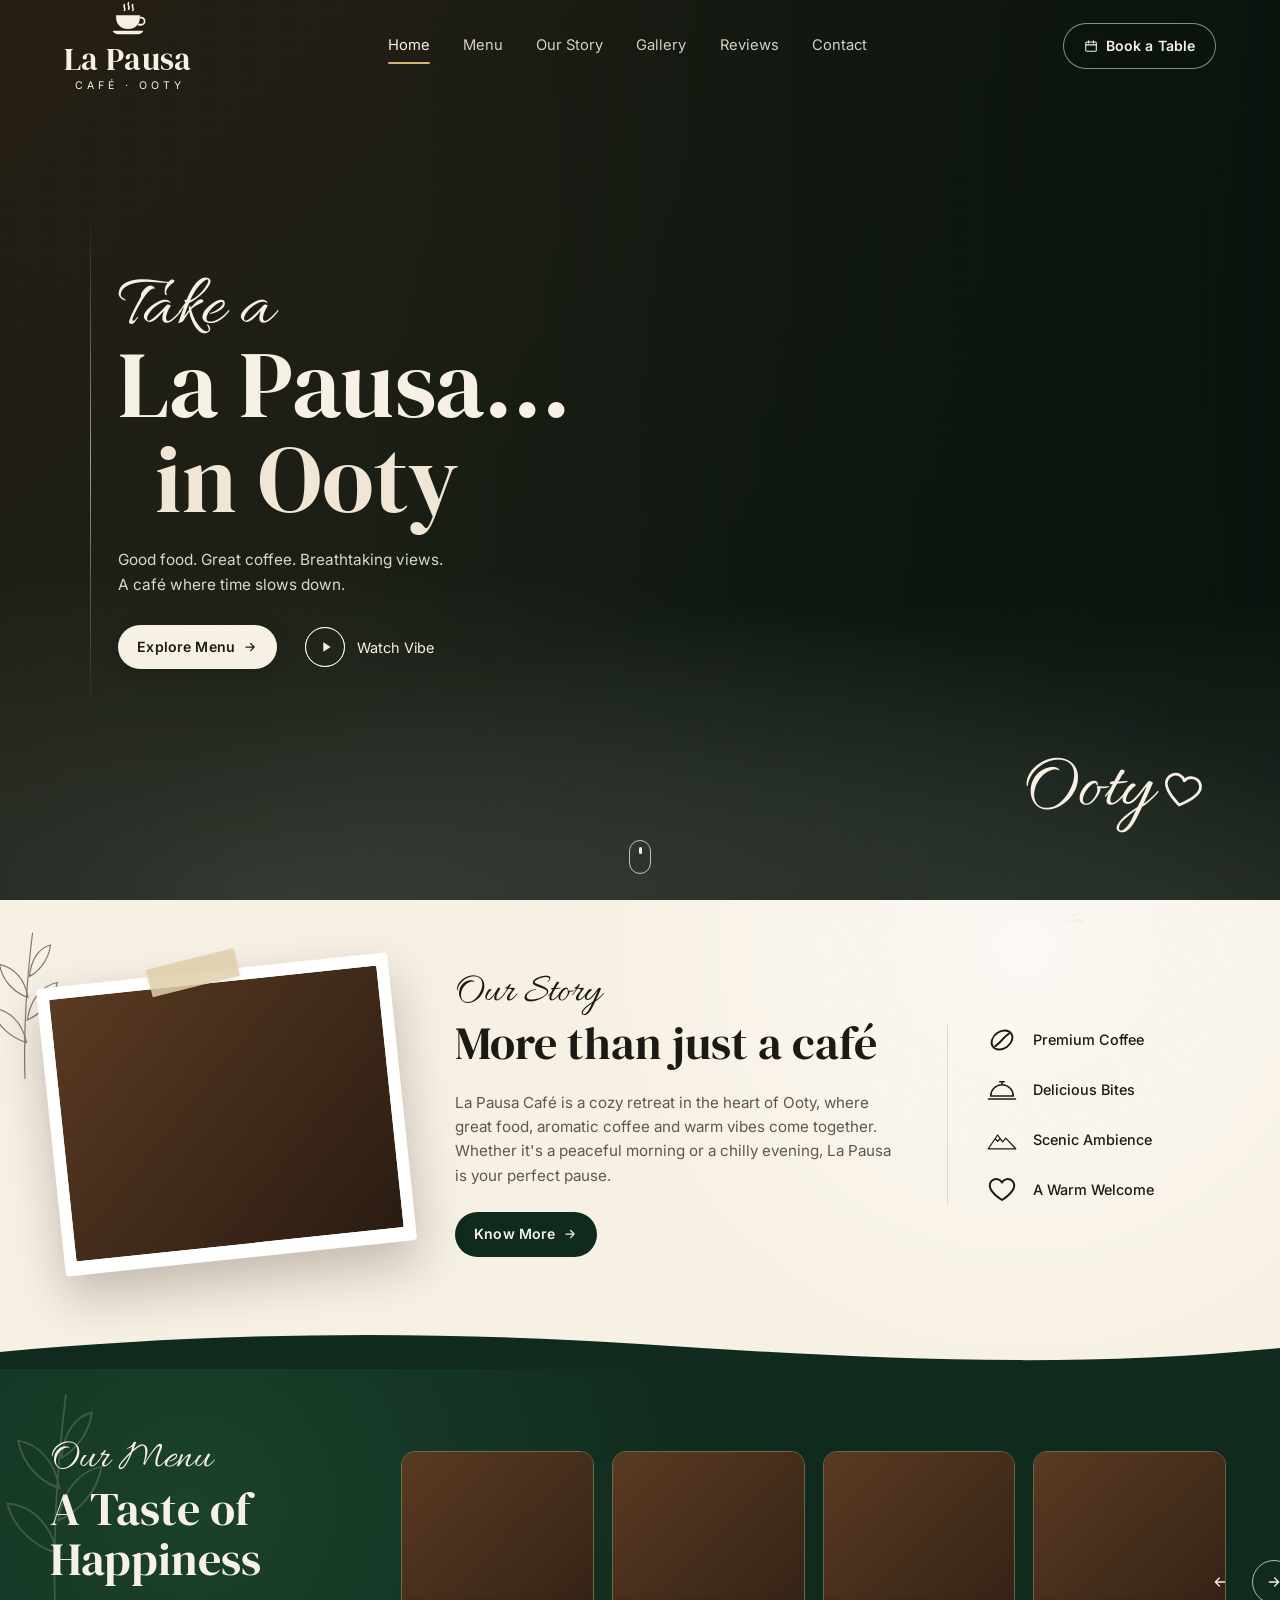
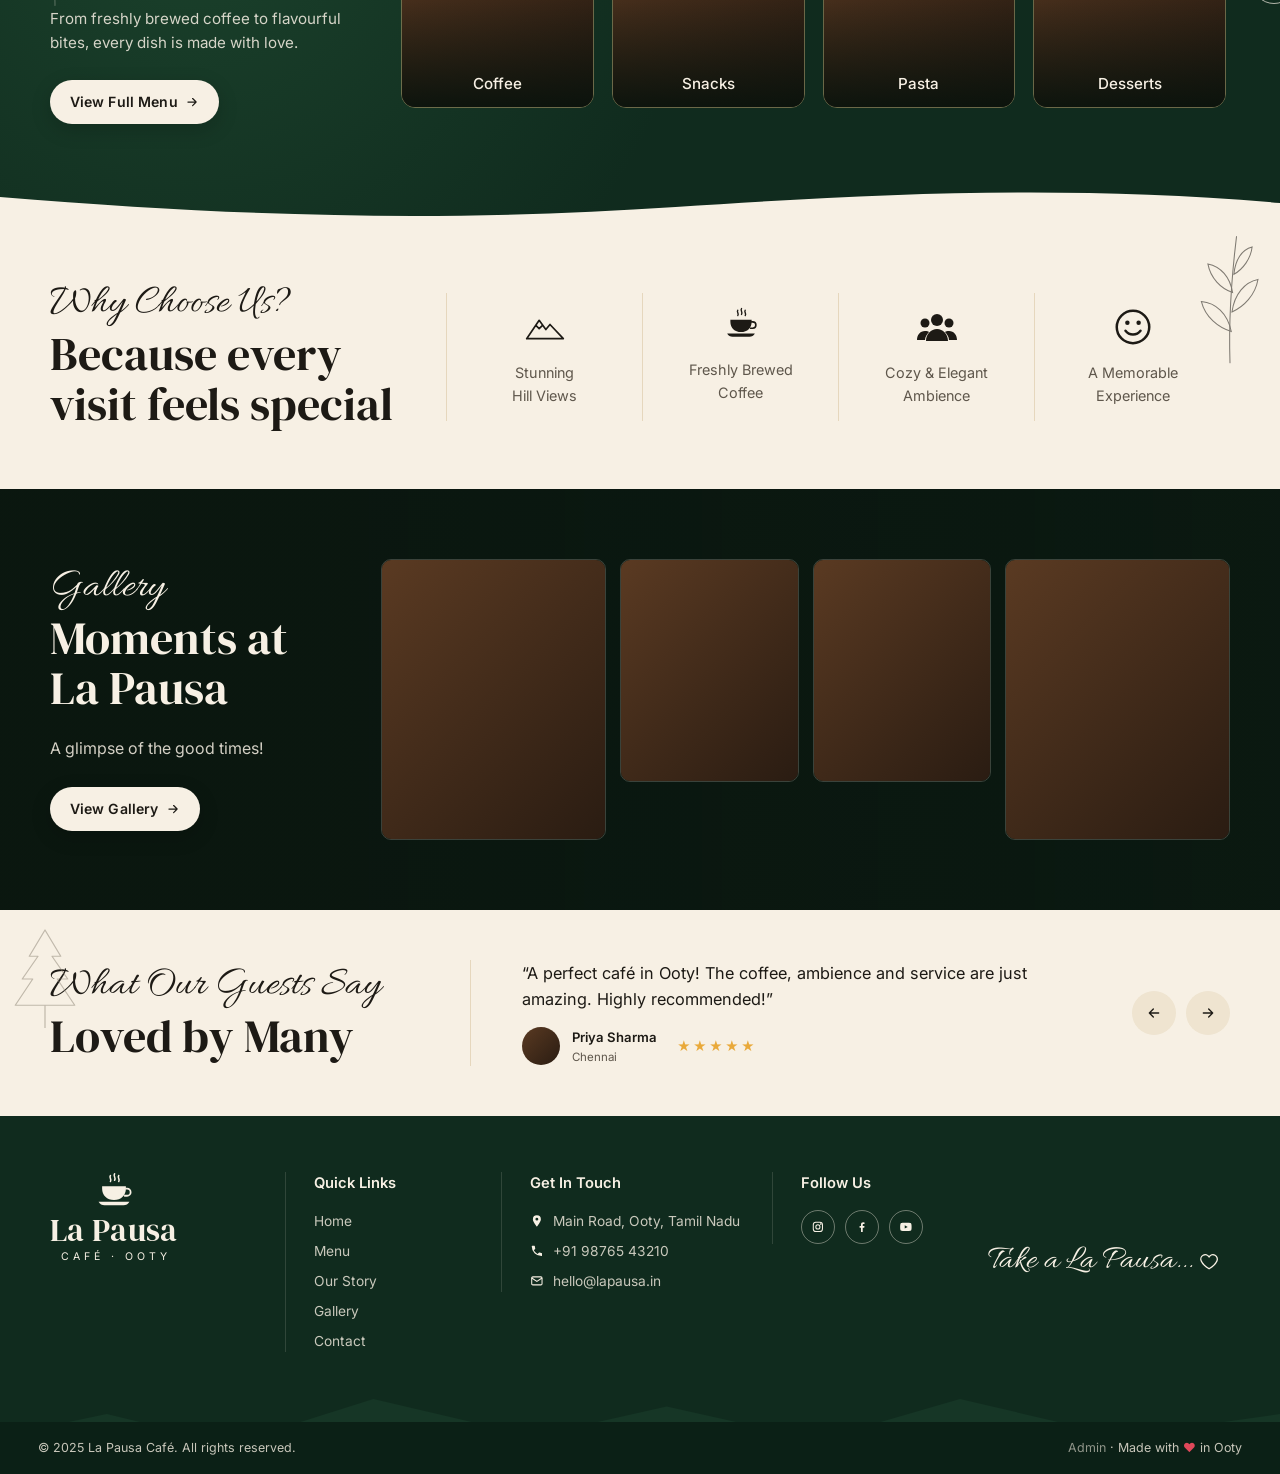
<file: index.html>
<!DOCTYPE html>
<html lang="en">
<head>
  <meta charset="UTF-8" />
  <meta name="viewport" content="width=device-width, initial-scale=1.0" />
  <title>La Pausa Café · Ooty</title>
  <meta name="description" content="La Pausa Café — good food, great coffee and breathtaking views in the heart of Ooty." />
  <link rel="preconnect" href="https://fonts.googleapis.com" />
  <link rel="preconnect" href="https://fonts.gstatic.com" crossorigin />
  <link href="https://fonts.googleapis.com/css2?family=Allura&family=DM+Serif+Display:ital@0;1&family=Inter:wght@300;400;500;600;700&display=swap" rel="stylesheet" />
  <link rel="stylesheet" href="css/style.css" />
</head>
<body>

  <!-- SVG sprite -->
  <svg width="0" height="0" style="position:absolute" aria-hidden="true">
    <defs>
      <symbol id="i-cup" viewBox="0 0 64 64">
        <g fill="none" stroke="currentColor" stroke-width="2.6" stroke-linecap="round" stroke-linejoin="round">
          <path class="steam s1" d="M26 6c-3 4 3 6 0 10" />
          <path class="steam s2" d="M33 3c-3 4 3 6 0 11" />
          <path class="steam s3" d="M40 6c-3 4 3 6 0 10" />
        </g>
        <path fill="currentColor" d="M12 24h40v4c0 11-8 19-20 19S12 39 12 28z" />
        <path fill="none" stroke="currentColor" stroke-width="3" d="M51 28h3a6 6 0 0 1 0 12h-5" />
        <path fill="currentColor" d="M6 50h52c-2 4-6 6-10 6H16c-4 0-8-2-10-6z" />
      </symbol>
      <symbol id="i-arrow" viewBox="0 0 24 24"><path fill="none" stroke="currentColor" stroke-width="2" stroke-linecap="round" stroke-linejoin="round" d="M5 12h14M13 6l6 6-6 6" /></symbol>
      <symbol id="i-arrow-l" viewBox="0 0 24 24"><path fill="none" stroke="currentColor" stroke-width="2" stroke-linecap="round" stroke-linejoin="round" d="M19 12H5M11 6l-6 6 6 6" /></symbol>
      <symbol id="i-heart" viewBox="0 0 24 24"><path fill="none" stroke="currentColor" stroke-width="1.6" stroke-linejoin="round" d="M12 20s-7-4.4-9.2-9A5 5 0 0 1 12 6a5 5 0 0 1 9.2 5c-2.2 4.6-9.2 9-9.2 9z" /></symbol>
      <symbol id="i-mountain" viewBox="0 0 48 32"><path fill="none" stroke="currentColor" stroke-width="2" stroke-linejoin="round" d="M2 30 17 8l8 11 5-6 16 17zM13 14l4 4 4-4" /></symbol>
      <symbol id="i-bean" viewBox="0 0 32 32"><g fill="none" stroke="currentColor" stroke-width="2"><ellipse cx="16" cy="16" rx="12" ry="9" transform="rotate(-35 16 16)" /><path d="M8 23c6-3 10-11 16-14" /></g></symbol>
      <symbol id="i-cloche" viewBox="0 0 40 32"><g fill="none" stroke="currentColor" stroke-width="2" stroke-linecap="round"><path d="M5 24a15 15 0 0 1 30 0zM2 28h36M20 9V6M17 5h6" /></g></symbol>
      <symbol id="i-calendar" viewBox="0 0 24 24"><g fill="none" stroke="currentColor" stroke-width="1.8" stroke-linecap="round"><rect x="3" y="5" width="18" height="16" rx="2" /><path d="M3 10h18M8 3v4M16 3v4" /></g></symbol>
      <symbol id="i-play" viewBox="0 0 24 24"><path fill="currentColor" d="M8 5v14l11-7z" /></symbol>
      <symbol id="i-people" viewBox="0 0 40 32"><g fill="currentColor"><circle cx="20" cy="9" r="6" /><circle cx="8" cy="12" r="4.5" /><circle cx="32" cy="12" r="4.5" /><path d="M9 30c0-7 5-12 11-12s11 5 11 12zM0 29c0-5 3-9 8-9 2 0 3 .4 4 1-2 2-4 5-4 8zM40 29c0-5-3-9-8-9-2 0-3 .4-4 1 2 2 4 5 4 8z" /></g></symbol>
      <symbol id="i-smile" viewBox="0 0 32 32"><g fill="none" stroke="currentColor" stroke-width="2" stroke-linecap="round"><circle cx="16" cy="16" r="13" /><path d="M10 19c3 4 9 4 12 0" /><circle cx="11.5" cy="12.5" r=".8" fill="currentColor" /><circle cx="20.5" cy="12.5" r=".8" fill="currentColor" /></g></symbol>
      <symbol id="i-pin" viewBox="0 0 24 24"><path fill="currentColor" d="M12 2a7 7 0 0 0-7 7c0 5 7 13 7 13s7-8 7-13a7 7 0 0 0-7-7zm0 9.5A2.5 2.5 0 1 1 12 6.5a2.5 2.5 0 0 1 0 5z" /></symbol>
      <symbol id="i-phone" viewBox="0 0 24 24"><path fill="currentColor" d="M6.6 10.8a15.1 15.1 0 0 0 6.6 6.6l2.2-2.2a1 1 0 0 1 1-.25 11.4 11.4 0 0 0 3.6.6 1 1 0 0 1 1 1V20a1 1 0 0 1-1 1A17 17 0 0 1 3 4a1 1 0 0 1 1-1h3.5a1 1 0 0 1 1 1c0 1.25.2 2.45.6 3.6a1 1 0 0 1-.25 1z" /></symbol>
      <symbol id="i-mail" viewBox="0 0 24 24"><g fill="none" stroke="currentColor" stroke-width="1.8"><rect x="3" y="5" width="18" height="14" rx="2" /><path d="m3 7 9 6 9-6" /></g></symbol>
      <symbol id="i-insta" viewBox="0 0 24 24"><g fill="none" stroke="currentColor" stroke-width="1.8"><rect x="4" y="4" width="16" height="16" rx="4.5" /><circle cx="12" cy="12" r="3.6" /><circle cx="17" cy="7" r=".6" fill="currentColor" /></g></symbol>
      <symbol id="i-fb" viewBox="0 0 24 24"><path fill="currentColor" d="M13.5 21v-7.5h2.6l.4-3h-3V8.6c0-.9.3-1.5 1.5-1.5h1.6V4.4A21 21 0 0 0 14.3 4C12 4 10.5 5.4 10.5 8v2.5H8v3h2.5V21z" /></symbol>
      <symbol id="i-yt" viewBox="0 0 24 24"><path fill="currentColor" d="M21.6 7.2a2.5 2.5 0 0 0-1.8-1.8C18.2 5 12 5 12 5s-6.2 0-7.8.4A2.5 2.5 0 0 0 2.4 7.2 26 26 0 0 0 2 12a26 26 0 0 0 .4 4.8 2.5 2.5 0 0 0 1.8 1.8C5.8 19 12 19 12 19s6.2 0 7.8-.4a2.5 2.5 0 0 0 1.8-1.8A26 26 0 0 0 22 12a26 26 0 0 0-.4-4.8zM10 15V9l5.2 3z" /></symbol>
      <symbol id="i-star" viewBox="0 0 24 24"><path fill="currentColor" d="m12 2.8 2.8 5.8 6.3.9-4.6 4.4 1.1 6.3L12 17.3 6.4 20.2l1.1-6.3L2.9 9.5l6.3-.9z" /></symbol>
      <symbol id="i-close" viewBox="0 0 24 24"><path fill="none" stroke="currentColor" stroke-width="2" stroke-linecap="round" d="M6 6l12 12M18 6 6 18" /></symbol>
      <symbol id="i-leaf" viewBox="0 0 120 200"><g fill="none" stroke="currentColor" stroke-width="1.6" stroke-linecap="round"><path d="M60 198C58 140 62 70 70 4" /><path d="M62 150c-20-6-40-22-46-46 22 2 40 18 46 46zM63 120c18-8 36-26 40-50-20 4-36 22-40 50zM64 90C46 84 30 68 26 46c20 4 34 20 38 44zM66 62c14-8 26-24 28-42-16 4-26 20-28 42z" /></g></symbol>
    </defs>
  </svg>

  <!-- ============ HEADER ============ -->
  <header class="nav" id="nav">
    <a href="#home" class="logo" aria-label="La Pausa Café Ooty – home">
      <svg class="logo-cup"><use href="#i-cup" /></svg>
      <span class="logo-name">La Pausa</span>
      <span class="logo-sub">Café · Ooty</span>
    </a>

    <nav class="nav-links" id="navLinks" aria-label="Main">
      <a href="#home" class="active">Home</a>
      <a href="#menu">Menu</a>
      <a href="#story">Our Story</a>
      <a href="#gallery">Gallery</a>
      <a href="#reviews">Reviews</a>
      <a href="#contact">Contact</a>
      <button class="btn btn-ghost nav-book-mobile" data-open-booking>
        <svg><use href="#i-calendar" /></svg> Book a Table
      </button>
    </nav>

    <button class="btn btn-ghost nav-book" data-open-booking>
      <svg><use href="#i-calendar" /></svg> Book a Table
    </button>

    <button class="burger" id="burger" aria-label="Open menu" aria-expanded="false" aria-controls="navLinks">
      <span></span><span></span><span></span>
    </button>
  </header>

  <main>
    <!-- ============ HERO ============ -->
    <section class="hero" id="home">
      <div class="hero-bg" aria-hidden="true"></div>
      <div class="hero-mist" aria-hidden="true"></div>
      <div class="hero-content">
        <span class="hero-line" aria-hidden="true"></span>
        <p class="script hero-pre reveal-hero" style="--d:.2s">Take a</p>
        <h1 class="hero-title">
          <span class="reveal-hero" style="--d:.4s">La Pausa...</span>
          <span class="reveal-hero indent" style="--d:.6s">in Ooty</span>
        </h1>
        <p class="hero-text reveal-hero" style="--d:.85s">Good food. Great coffee. Breathtaking views.<br />A café where time slows down.</p>
        <div class="hero-actions reveal-hero" style="--d:1.05s">
          <a href="#menu" class="btn btn-cream">Explore Menu <svg><use href="#i-arrow" /></svg></a>
          <button class="play" id="watchVibe"><span class="play-ring"><svg><use href="#i-play" /></svg></span> Watch Vibe</button>
        </div>
      </div>
      <p class="script hero-sign reveal-hero" style="--d:1.3s">Ooty <svg><use href="#i-heart" /></svg></p>
      <a href="#story" class="scroll-mouse" aria-label="Scroll down"><span></span></a>
    </section>

    <!-- ============ STORY ============ -->
    <section class="story" id="story">
      <svg class="leaf leaf-l" aria-hidden="true"><use href="#i-leaf" /></svg>
      <div class="container story-grid">
        <div class="polaroid reveal" data-anim="tilt">
          <span class="tape"></span>
          <div class="polaroid-img img" style="--img:url('https://images.unsplash.com/photo-1534778101976-62847782c213?auto=format&fit=crop&w=800&q=80')"></div>
        </div>

        <div class="story-text reveal" style="--d:.15s">
          <p class="script eyebrow">Our Story</p>
          <h2 class="h2">More than just a café</h2>
          <p>La Pausa Café is a cozy retreat in the heart of Ooty, where great food, aromatic coffee and warm vibes come together. Whether it's a peaceful morning or a chilly evening, La Pausa is your perfect pause.</p>
          <a href="#why" class="btn btn-dark">Know More <svg><use href="#i-arrow" /></svg></a>
        </div>

        <ul class="story-feats">
          <li class="reveal" style="--d:.25s"><svg><use href="#i-bean" /></svg> Premium Coffee</li>
          <li class="reveal" style="--d:.35s"><svg><use href="#i-cloche" /></svg> Delicious Bites</li>
          <li class="reveal" style="--d:.45s"><svg><use href="#i-mountain" /></svg> Scenic Ambience</li>
          <li class="reveal" style="--d:.55s"><svg><use href="#i-heart" /></svg> A Warm Welcome</li>
        </ul>
      </div>

      <!-- line-art hills -->
      <svg class="sketch" viewBox="0 0 420 240" aria-hidden="true">
        <g fill="none" stroke="currentColor" stroke-width="1.2" stroke-linecap="round" stroke-linejoin="round">
          <path class="draw" d="M0 150 60 95l30 22 55-70 40 40 35-30 50 45 40-60 60 70 50-20" />
          <path class="draw" d="M0 185c60-20 120-30 200-18s150 10 220-8" />
          <path class="draw" d="M250 72l-8 14m8-14 9 14m-1-6 6 10M310 60l-12 22m12-22 12 22" />
          <path class="draw" d="M300 170v-30h60v30M290 142l40-24 40 24M322 170v-16h16v16M306 150h10v8h-10zM344 150h10v8h-10z" />
          <path class="draw" d="M385 175v-28m0 0-10 14m10-14 10 14m-10-4-14 18m14-18 14 18M262 178v-24m0 0-8 12m8-12 8 12m-8-4-11 15m11-15 11 15" />
          <path class="draw" d="M200 205c40-6 90-4 140 4M60 215c40-8 80-8 120 0" />
        </g>
      </svg>
      <div class="wave wave-bottom-dark"></div>
    </section>

    <!-- ============ MENU ============ -->
    <section class="menu" id="menu">
      <svg class="leaf leaf-menu" aria-hidden="true"><use href="#i-leaf" /></svg>
      <div class="container menu-grid">
        <div class="menu-intro reveal">
          <p class="script eyebrow light">Our Menu</p>
          <h2 class="h2 light">A Taste of Happiness</h2>
          <p>From freshly brewed coffee to flavourful bites, every dish is made with love.</p>
          <a href="#" class="btn btn-cream" data-open-menu>View Full Menu <svg><use href="#i-arrow" /></svg></a>
        </div>

        <div class="carousel reveal" style="--d:.15s">
          <div class="carousel-track" id="menuTrack">
            <article class="dish" data-cat="coffee">
              <div class="img" style="--img:url('https://images.unsplash.com/photo-1572442388796-11668a67e53d?auto=format&fit=crop&w=600&q=80')"></div>
              <h3>Coffee</h3><span class="dish-price">from ₹120</span>
            </article>
            <article class="dish" data-cat="snacks">
              <div class="img" style="--img:url('https://images.unsplash.com/photo-1568901346375-23c9450c58cd?auto=format&fit=crop&w=600&q=80')"></div>
              <h3>Snacks</h3><span class="dish-price">from ₹150</span>
            </article>
            <article class="dish" data-cat="pasta">
              <div class="img" style="--img:url('https://images.unsplash.com/photo-1621996346565-e3dbc646d9a9?auto=format&fit=crop&w=600&q=80')"></div>
              <h3>Pasta</h3><span class="dish-price">from ₹280</span>
            </article>
            <article class="dish" data-cat="desserts">
              <div class="img" style="--img:url('https://images.unsplash.com/photo-1578985545062-69928b1d9587?auto=format&fit=crop&w=600&q=80')"></div>
              <h3>Desserts</h3><span class="dish-price">from ₹180</span>
            </article>
            <article class="dish" data-cat="tea">
              <div class="img" style="--img:url('https://images.unsplash.com/photo-1544787219-7f47ccb76574?auto=format&fit=crop&w=600&q=80')"></div>
              <h3>Nilgiri Tea</h3><span class="dish-price">from ₹90</span>
            </article>
            <article class="dish" data-cat="breakfast">
              <div class="img" style="--img:url('https://images.unsplash.com/photo-1533089860892-a7c6f0a88666?auto=format&fit=crop&w=600&q=80')"></div>
              <h3>Breakfast</h3><span class="dish-price">from ₹220</span>
            </article>
          </div>
          <div class="carousel-nav">
            <button class="circle-btn" id="menuPrev" aria-label="Previous"><svg><use href="#i-arrow-l" /></svg></button>
            <button class="circle-btn" id="menuNext" aria-label="Next"><svg><use href="#i-arrow" /></svg></button>
          </div>
        </div>
      </div>
      <div class="wave wave-bottom-cream"></div>
    </section>

    <!-- ============ WHY ============ -->
    <section class="why" id="why">
      <div class="container why-grid">
        <div class="why-title reveal">
          <p class="script eyebrow">Why Choose Us?</p>
          <h2 class="h2">Because every visit feels special</h2>
        </div>
        <ul class="why-list">
          <li class="reveal" style="--d:.1s"><svg><use href="#i-mountain" /></svg><span>Stunning<br />Hill Views</span></li>
          <li class="reveal" style="--d:.2s"><svg class="cup-ico"><use href="#i-cup" /></svg><span>Freshly Brewed<br />Coffee</span></li>
          <li class="reveal" style="--d:.3s"><svg><use href="#i-people" /></svg><span>Cozy &amp; Elegant<br />Ambience</span></li>
          <li class="reveal" style="--d:.4s"><svg><use href="#i-smile" /></svg><span>A Memorable<br />Experience</span></li>
        </ul>
      </div>
      <svg class="leaf leaf-r" aria-hidden="true"><use href="#i-leaf" /></svg>
    </section>

    <!-- ============ GALLERY ============ -->
    <section class="gallery" id="gallery">
      <div class="container gallery-grid">
        <div class="gallery-intro reveal">
          <p class="script eyebrow light">Gallery</p>
          <h2 class="h2 light">Moments at La&nbsp;Pausa</h2>
          <p>A glimpse of the good times!</p>
          <a href="#" class="btn btn-cream" data-open-gallery>View Gallery <svg><use href="#i-arrow" /></svg></a>
        </div>
        <div class="gallery-photos">
          <button class="g-item reveal" style="--d:.05s" data-full="https://images.unsplash.com/photo-1554118811-1e0d58224f24?auto=format&fit=crop&w=1600&q=80"><span class="img" style="--img:url('https://images.unsplash.com/photo-1554118811-1e0d58224f24?auto=format&fit=crop&w=600&q=80')"></span></button>
          <button class="g-item reveal" style="--d:.15s" data-full="https://images.unsplash.com/photo-1606313564200-e75d5e30476c?auto=format&fit=crop&w=1600&q=80"><span class="img" style="--img:url('https://images.unsplash.com/photo-1606313564200-e75d5e30476c?auto=format&fit=crop&w=600&q=80')"></span></button>
          <button class="g-item reveal" style="--d:.25s" data-full="https://images.unsplash.com/photo-1559339352-11d035aa65de?auto=format&fit=crop&w=1600&q=80"><span class="img" style="--img:url('https://images.unsplash.com/photo-1559339352-11d035aa65de?auto=format&fit=crop&w=600&q=80')"></span></button>
          <button class="g-item reveal" style="--d:.35s" data-full="https://images.unsplash.com/photo-1501339847302-ac426a4a7cbb?auto=format&fit=crop&w=1600&q=80"><span class="img" style="--img:url('https://images.unsplash.com/photo-1501339847302-ac426a4a7cbb?auto=format&fit=crop&w=600&q=80')"></span></button>
        </div>
      </div>
    </section>

    <!-- ============ REVIEWS ============ -->
    <section class="reviews" id="reviews">
      <svg class="pine" viewBox="0 0 80 120" aria-hidden="true"><g fill="none" stroke="currentColor" stroke-width="1.4" stroke-linejoin="round"><path d="M40 4 22 34h10L14 60h12L6 90h68L54 60h12L48 34h10zM40 90v26" /></g></svg>
      <div class="container reviews-grid">
        <div class="reviews-title reveal">
          <p class="script eyebrow">What Our Guests Say</p>
          <h2 class="h2">Loved by Many</h2>
        </div>
        <div class="quote-wrap reveal" style="--d:.15s">
          <div class="quotes" id="quotes" aria-live="polite">
            <figure class="quote active">
              <blockquote>“A perfect café in Ooty! The coffee, ambience and service are just amazing. Highly recommended!”</blockquote>
              <figcaption><span class="avatar img" style="--img:url('https://images.unsplash.com/photo-1494790108377-be9c29b29330?auto=format&fit=crop&w=120&q=80')"></span><span class="who">Priya Sharma<small>Chennai</small></span><span class="stars">★★★★★</span></figcaption>
            </figure>
            <figure class="quote">
              <blockquote>“We came for the view and stayed for the cappuccino. The chocolate cake is a must on a misty evening.”</blockquote>
              <figcaption><span class="avatar initials">AR</span><span class="who">Arjun Rao<small>Bengaluru</small></span><span class="stars">★★★★★</span></figcaption>
            </figure>
            <figure class="quote">
              <blockquote>“Warm staff, fresh pasta and the cosiest corner seats in town. Our new favourite stop every trip.”</blockquote>
              <figcaption><span class="avatar initials">NM</span><span class="who">Neha &amp; Matt<small>Kochi</small></span><span class="stars">★★★★☆</span></figcaption>
            </figure>
          </div>
          <div class="quote-nav">
            <button class="circle-btn soft" id="qPrev" aria-label="Previous review"><svg><use href="#i-arrow-l" /></svg></button>
            <button class="circle-btn soft" id="qNext" aria-label="Next review"><svg><use href="#i-arrow" /></svg></button>
          </div>
        </div>
      </div>
    </section>
  </main>

  <!-- ============ FOOTER ============ -->
  <footer class="footer" id="contact">
    <div class="container footer-grid">
      <a href="#home" class="logo footer-logo reveal">
        <svg class="logo-cup"><use href="#i-cup" /></svg>
        <span class="logo-name">La Pausa</span>
        <span class="logo-sub">Café · Ooty</span>
      </a>
      <div class="f-col reveal" style="--d:.1s">
        <h4>Quick Links</h4>
        <a href="#home">Home</a><a href="#menu">Menu</a><a href="#story">Our Story</a><a href="#gallery">Gallery</a><a href="#contact">Contact</a>
      </div>
      <div class="f-col reveal" style="--d:.2s">
        <h4>Get In Touch</h4>
        <p><svg><use href="#i-pin" /></svg> Main Road, Ooty, Tamil Nadu</p>
        <p><svg><use href="#i-phone" /></svg> <a href="tel:+919876543210">+91 98765 43210</a></p>
        <p><svg><use href="#i-mail" /></svg> <a href="mailto:hello@lapausa.in">hello@lapausa.in</a></p>
      </div>
      <div class="f-col reveal" style="--d:.3s">
        <h4>Follow Us</h4>
        <div class="socials">
          <a href="#" aria-label="Instagram"><svg><use href="#i-insta" /></svg></a>
          <a href="#" aria-label="Facebook"><svg><use href="#i-fb" /></svg></a>
          <a href="#" aria-label="YouTube"><svg><use href="#i-yt" /></svg></a>
        </div>
      </div>
      <p class="script footer-sign reveal" style="--d:.4s">Take a La Pausa... <svg><use href="#i-heart" /></svg></p>
    </div>
    <div class="footer-bar">
      <span>© 2025 La Pausa Café. All rights reserved.</span>
      <span><a href="admin.html" class="admin-link">Admin</a> · Made with <span class="beat">❤</span> in Ooty</span>
    </div>
  </footer>

  <!-- ============ BOOKING MODAL ============ -->
  <div class="modal" id="booking" role="dialog" aria-modal="true" aria-labelledby="bookingTitle" hidden>
    <div class="modal-backdrop" data-close></div>
    <div class="modal-card">
      <button class="modal-x" data-close aria-label="Close"><svg><use href="#i-close" /></svg></button>
      <p class="script eyebrow">Reserve</p>
      <h3 class="h3" id="bookingTitle">Book a Table</h3>
      <form id="bookingForm" class="form">
        <label>Name<input name="name" required placeholder="Your name" /></label>
        <label>Phone<input name="phone" type="tel" required placeholder="+91" /></label>
        <div class="row">
          <label>Date<input name="date" type="date" required /></label>
          <label>Time<input name="time" type="time" required value="19:00" /></label>
        </div>
        <label>Guests
          <select name="guests"><option>1</option><option selected>2</option><option>3</option><option>4</option><option>5</option><option>6+</option></select>
        </label>
        <button type="submit" class="btn btn-dark full">Confirm Booking <svg><use href="#i-arrow" /></svg></button>
      </form>
    </div>
  </div>

  <!-- ============ LIGHTBOX ============ -->
  <div class="lightbox" id="lightbox" hidden>
    <button class="modal-x light" data-close aria-label="Close"><svg><use href="#i-close" /></svg></button>
    <img alt="La Pausa gallery photo" id="lightboxImg" />
  </div>

  <div class="toast" id="toast" role="status"></div>

  <script src="js/main.js"></script>
</body>
</html>
</file>
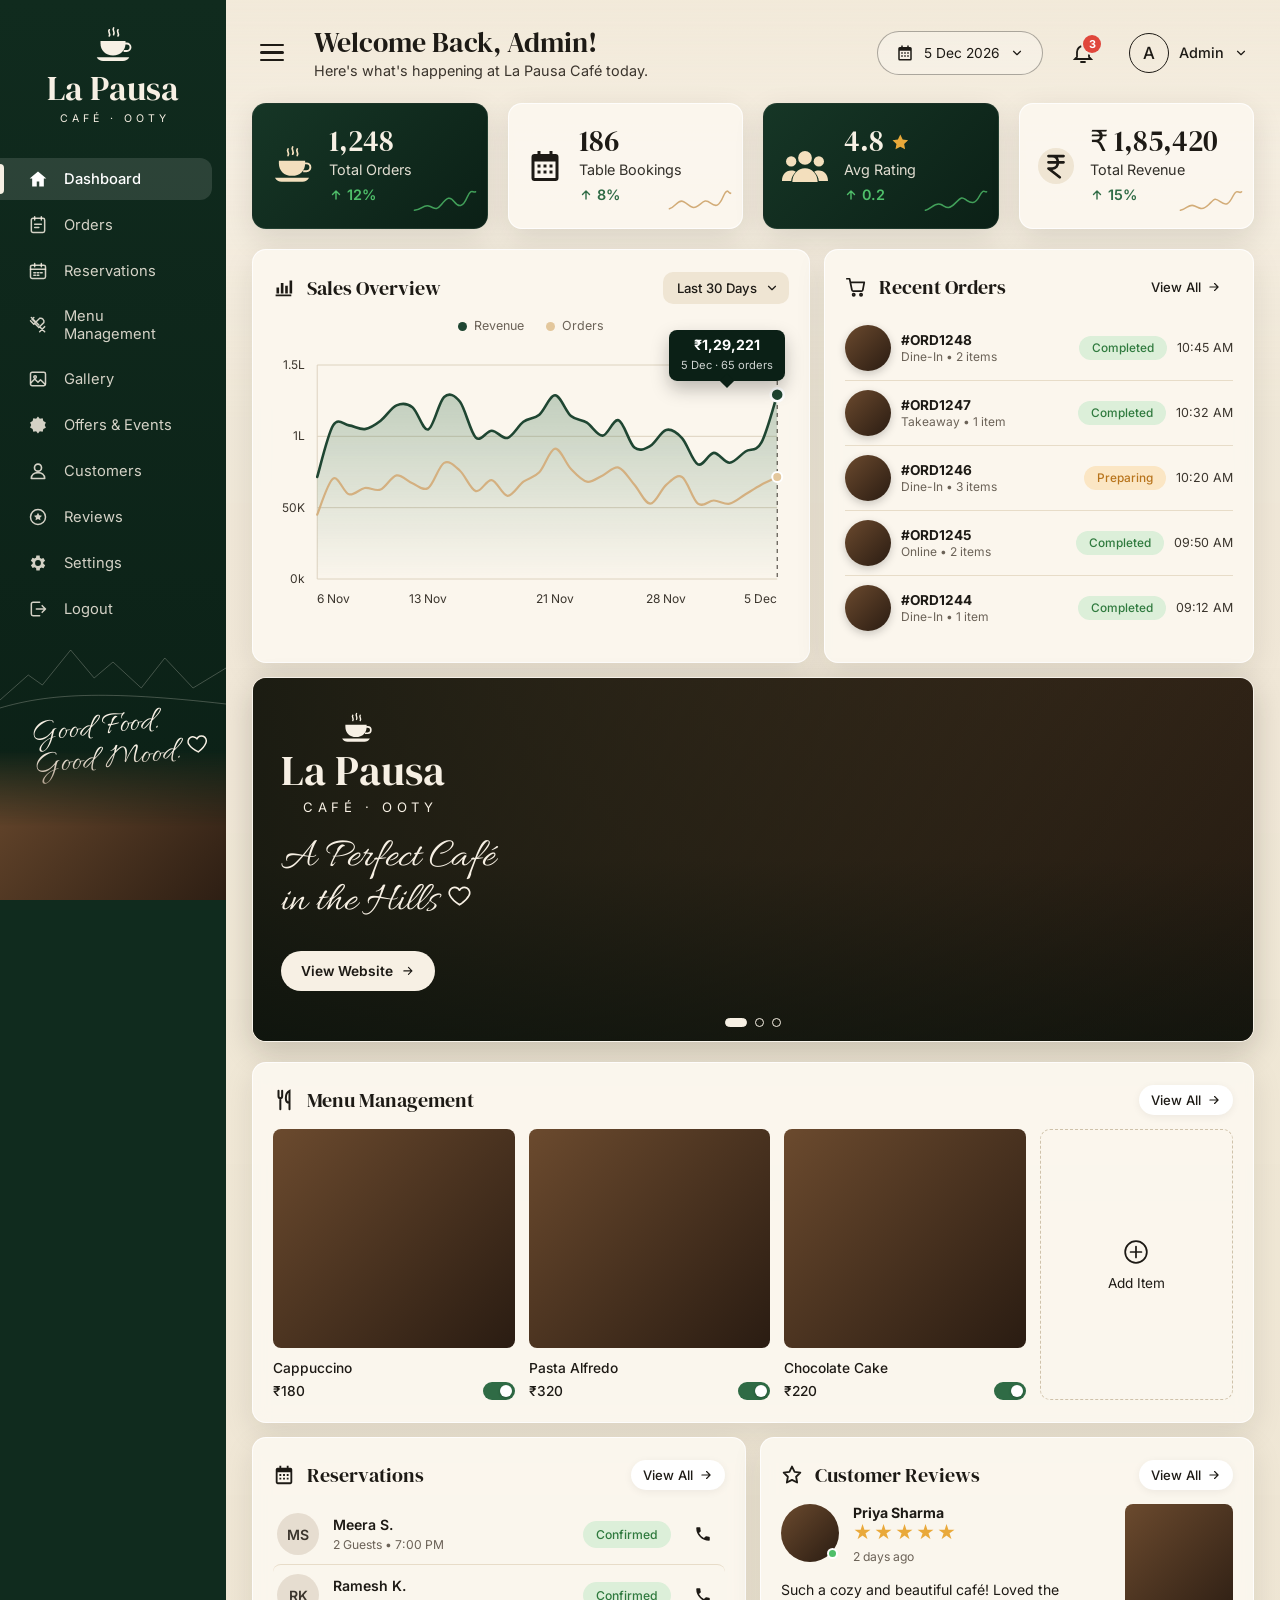
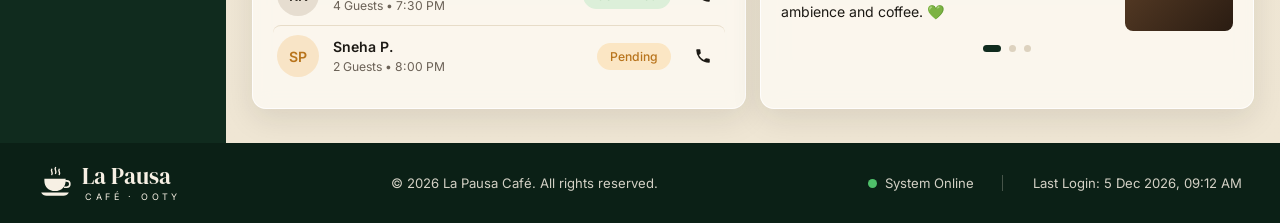
<file: admin.html>
<!DOCTYPE html>
<html lang="en">
<head>
  <meta charset="UTF-8" />
  <meta name="viewport" content="width=device-width, initial-scale=1.0" />
  <title>Admin Dashboard · La Pausa Café</title>
  <link rel="preconnect" href="https://fonts.googleapis.com" />
  <link rel="preconnect" href="https://fonts.gstatic.com" crossorigin />
  <link href="https://fonts.googleapis.com/css2?family=Allura&family=DM+Serif+Display&family=Inter:wght@300;400;500;600;700&display=swap" rel="stylesheet" />
  <link rel="stylesheet" href="css/admin.css" />
</head>
<body>
  <svg width="0" height="0" style="position:absolute" aria-hidden="true">
    <defs>
      <symbol id="i-cup" viewBox="0 0 64 64">
        <g fill="none" stroke="currentColor" stroke-width="2.6" stroke-linecap="round">
          <path class="steam s1" d="M26 6c-3 4 3 6 0 10" /><path class="steam s2" d="M33 3c-3 4 3 6 0 11" /><path class="steam s3" d="M40 6c-3 4 3 6 0 10" />
        </g>
        <path fill="currentColor" d="M12 24h40v4c0 11-8 19-20 19S12 39 12 28z" />
        <path fill="none" stroke="currentColor" stroke-width="3" d="M51 28h3a6 6 0 0 1 0 12h-5" />
        <path fill="currentColor" d="M6 50h52c-2 4-6 6-10 6H16c-4 0-8-2-10-6z" />
      </symbol>
      <symbol id="i-home" viewBox="0 0 24 24"><path fill="currentColor" d="M12 3 2 11.5h3V21h5.5v-6h3v6H19v-9.5h3z" /></symbol>
      <symbol id="i-orders" viewBox="0 0 24 24"><g fill="none" stroke="currentColor" stroke-width="1.8" stroke-linecap="round"><rect x="4" y="4" width="16" height="17" rx="2" /><path d="M8 2v4M16 2v4M8 11h8M8 15h5" /></g></symbol>
      <symbol id="i-cal" viewBox="0 0 24 24"><g fill="none" stroke="currentColor" stroke-width="1.8" stroke-linecap="round"><rect x="3" y="5" width="18" height="16" rx="2" /><path d="M3 10h18M8 3v4M16 3v4" /><path d="M7 14h2M11 14h2M15 14h2M7 17h2M11 17h2" /></g></symbol>
      <symbol id="i-fork" viewBox="0 0 24 24"><g fill="none" stroke="currentColor" stroke-width="1.8" stroke-linecap="round"><path d="M4 3l9 9M7 3 5 5l4 4 2-2M3 7l4 4M14 14l6 6M20 14l-6 6M14 4c3-1 6 2 5 5l-6 6-5-5z" /></g></symbol>
      <symbol id="i-image" viewBox="0 0 24 24"><g fill="none" stroke="currentColor" stroke-width="1.8" stroke-linejoin="round"><rect x="3" y="4" width="18" height="16" rx="2" /><circle cx="8.5" cy="9.5" r="1.5" /><path d="m3 17 5-5 4 4 3-3 6 6" /></g></symbol>
      <symbol id="i-offer" viewBox="0 0 24 24"><path fill="currentColor" d="m12 2 2.4 2.9 3.7-.6.9 3.6 3.3 1.8-1.5 3.4 1.5 3.4-3.3 1.8-.9 3.6-3.7-.6L12 24l-2.4-2.9-3.7.6-.9-3.6-3.3-1.8 1.5-3.4L1.7 9.7 5 7.9l.9-3.6 3.7.6z" transform="scale(.92) translate(1 0)" /></symbol>
      <symbol id="i-user" viewBox="0 0 24 24"><g fill="none" stroke="currentColor" stroke-width="2"><circle cx="12" cy="8" r="4.2" /><path d="M4 21c0-4.4 3.6-7 8-7s8 2.6 8 7z" stroke-linejoin="round" /></g></symbol>
      <symbol id="i-review" viewBox="0 0 24 24"><g fill="none" stroke="currentColor" stroke-width="1.8"><circle cx="12" cy="12" r="9" /><path fill="currentColor" stroke="none" d="m12 7 1.5 3 3.3.5-2.4 2.3.6 3.2L12 14.5 9 16l.6-3.2-2.4-2.3 3.3-.5z" /></g></symbol>
      <symbol id="i-gear" viewBox="0 0 24 24"><path fill="currentColor" d="M19.4 13a7.6 7.6 0 0 0 0-2l2.1-1.6-2-3.5-2.5 1a7.4 7.4 0 0 0-1.7-1L15 3h-4l-.4 2.7a7.4 7.4 0 0 0-1.7 1l-2.5-1-2 3.5L6.6 11a7.6 7.6 0 0 0 0 2l-2.1 1.6 2 3.5 2.5-1a7.4 7.4 0 0 0 1.7 1L11 21h4l.4-2.7a7.4 7.4 0 0 0 1.7-1l2.5 1 2-3.5zM13 15.5a3.5 3.5 0 1 1 0-7 3.5 3.5 0 0 1 0 7z" transform="translate(-1 0)" /></symbol>
      <symbol id="i-logout" viewBox="0 0 24 24"><g fill="none" stroke="currentColor" stroke-width="1.8" stroke-linecap="round" stroke-linejoin="round"><path d="M14 4H6a2 2 0 0 0-2 2v12a2 2 0 0 0 2 2h8M10 12h11M17 8l4 4-4 4" /></g></symbol>
      <symbol id="i-bell" viewBox="0 0 24 24"><g fill="none" stroke="currentColor" stroke-width="1.8" stroke-linecap="round"><path d="M6 16V11a6 6 0 0 1 12 0v5l2 2H4zM10 21h4" /></g></symbol>
      <symbol id="i-chev" viewBox="0 0 24 24"><path fill="none" stroke="currentColor" stroke-width="2" stroke-linecap="round" stroke-linejoin="round" d="m6 9 6 6 6-6" /></symbol>
      <symbol id="i-arrow" viewBox="0 0 24 24"><path fill="none" stroke="currentColor" stroke-width="2" stroke-linecap="round" stroke-linejoin="round" d="M5 12h14M13 6l6 6-6 6" /></symbol>
      <symbol id="i-up" viewBox="0 0 24 24"><path fill="none" stroke="currentColor" stroke-width="2.4" stroke-linecap="round" stroke-linejoin="round" d="M12 19V5M6 11l6-6 6 6" /></symbol>
      <symbol id="i-calendar-grid" viewBox="0 0 24 24"><path fill="currentColor" d="M7 2h2v2h6V2h2v2h2a2 2 0 0 1 2 2v14a2 2 0 0 1-2 2H5a2 2 0 0 1-2-2V6a2 2 0 0 1 2-2h2zM5 9v11h14V9zm2 2h2v2H7zm4 0h2v2h-2zm4 0h2v2h-2zM7 15h2v2H7zm4 0h2v2h-2zm4 0h2v2h-2z" /></symbol>
      <symbol id="i-people" viewBox="0 0 40 32"><g fill="currentColor"><circle cx="20" cy="9" r="6" /><circle cx="8" cy="12" r="4.5" /><circle cx="32" cy="12" r="4.5" /><path d="M9 30c0-7 5-12 11-12s11 5 11 12zM0 29c0-5 3-9 8-9 2 0 3 .4 4 1-2 2-4 5-4 8zM40 29c0-5-3-9-8-9-2 0-3 .4-4 1 2 2 4 5 4 8z" /></g></symbol>
      <symbol id="i-rupee" viewBox="0 0 24 24"><path fill="none" stroke="currentColor" stroke-width="2.2" stroke-linecap="round" stroke-linejoin="round" d="M6 4h12M6 9h12M9 4c6 0 6 10 0 10H6l9 7" /></symbol>
      <symbol id="i-star" viewBox="0 0 24 24"><path fill="currentColor" d="m12 2.8 2.8 5.8 6.3.9-4.6 4.4 1.1 6.3L12 17.3 6.4 20.2l1.1-6.3L2.9 9.5l6.3-.9z" /></symbol>
      <symbol id="i-star-o" viewBox="0 0 24 24"><path fill="none" stroke="currentColor" stroke-width="2" stroke-linejoin="round" d="m12 2.8 2.8 5.8 6.3.9-4.6 4.4 1.1 6.3L12 17.3 6.4 20.2l1.1-6.3L2.9 9.5l6.3-.9z" /></symbol>
      <symbol id="i-bars" viewBox="0 0 24 24"><path fill="currentColor" d="M3 20h18v2H3zM4 12h3v7H4zM9 7h3v12H9zM14 10h3v9h-3zM19 4h3v15h-3z" transform="scale(.95)" /></symbol>
      <symbol id="i-cart" viewBox="0 0 24 24"><g fill="none" stroke="currentColor" stroke-width="1.9" stroke-linecap="round" stroke-linejoin="round"><path d="M2 3h3l2.6 12.4a1.5 1.5 0 0 0 1.5 1.1h8.8a1.5 1.5 0 0 0 1.5-1.1L21 7H6" /><circle cx="9.5" cy="20.5" r="1.2" /><circle cx="17.5" cy="20.5" r="1.2" /></g></symbol>
      <symbol id="i-utensils" viewBox="0 0 24 24"><g fill="none" stroke="currentColor" stroke-width="2.2" stroke-linecap="round"><path d="M6 2v6a2 2 0 0 0 2 2v12M10 2v6a2 2 0 0 1-2 2M6 2v5M18 22V2c-2.5 1-4 4-4 8s1.5 5 4 5" /></g></symbol>
      <symbol id="i-phone" viewBox="0 0 24 24"><path fill="currentColor" d="M6.6 10.8a15.1 15.1 0 0 0 6.6 6.6l2.2-2.2a1 1 0 0 1 1-.25 11.4 11.4 0 0 0 3.6.6 1 1 0 0 1 1 1V20a1 1 0 0 1-1 1A17 17 0 0 1 3 4a1 1 0 0 1 1-1h3.5a1 1 0 0 1 1 1c0 1.25.2 2.45.6 3.6a1 1 0 0 1-.25 1z" /></symbol>
      <symbol id="i-plus" viewBox="0 0 24 24"><g fill="none" stroke="currentColor" stroke-width="1.6" stroke-linecap="round"><circle cx="12" cy="12" r="10" /><path d="M12 7v10M7 12h10" /></g></symbol>
      <symbol id="i-heart" viewBox="0 0 24 24"><path fill="currentColor" d="M12 21s-7.5-4.6-9.7-9.4A5.3 5.3 0 0 1 12 5.6a5.3 5.3 0 0 1 9.7 6C19.5 16.4 12 21 12 21z" /></symbol>
      <symbol id="i-heart-o" viewBox="0 0 24 24"><path fill="none" stroke="currentColor" stroke-width="1.6" stroke-linejoin="round" d="M12 20s-7-4.4-9.2-9A5 5 0 0 1 12 6a5 5 0 0 1 9.2 5c-2.2 4.6-9.2 9-9.2 9z" /></symbol>
      <symbol id="i-close" viewBox="0 0 24 24"><path fill="none" stroke="currentColor" stroke-width="2" stroke-linecap="round" d="M6 6l12 12M18 6 6 18" /></symbol>
    </defs>
  </svg>

  <div class="app">
    <!-- ================= SIDEBAR ================= -->
    <aside class="sidebar" id="sidebar">
      <button class="sb-close" id="sbClose" aria-label="Close sidebar"><svg><use href="#i-close" /></svg></button>
      <a href="index.html" class="logo">
        <svg class="logo-cup"><use href="#i-cup" /></svg>
        <span class="logo-name">La Pausa</span>
        <span class="logo-sub">Café · Ooty</span>
      </a>
      <nav class="sb-nav" aria-label="Admin">
        <a href="#" class="active"><svg><use href="#i-home" /></svg>Dashboard</a>
        <a href="#orders"><svg><use href="#i-orders" /></svg>Orders</a>
        <a href="#reservations"><svg><use href="#i-cal" /></svg>Reservations</a>
        <a href="#menu"><svg><use href="#i-fork" /></svg>Menu Management</a>
        <a href="#"><svg><use href="#i-image" /></svg>Gallery</a>
        <a href="#"><svg><use href="#i-offer" /></svg>Offers &amp; Events</a>
        <a href="#"><svg><use href="#i-user" /></svg>Customers</a>
        <a href="#reviews"><svg><use href="#i-review" /></svg>Reviews</a>
        <a href="#"><svg><use href="#i-gear" /></svg>Settings</a>
        <a href="index.html"><svg><use href="#i-logout" /></svg>Logout</a>
      </nav>
      <div class="sb-deco" aria-hidden="true">
        <svg class="sb-hills" viewBox="0 0 240 80" preserveAspectRatio="none"><path fill="none" stroke="currentColor" stroke-width="1" d="M0 70 30 45l15 10 30-35 25 28 20-16 30 26 25-30 30 30 35-20M0 78c50-14 110-18 240-4" /></svg>
        <p class="script sb-quote">Good Food.<br />Good Mood. <svg><use href="#i-heart-o" /></svg></p>
        <div class="sb-cup img" style="--img:url('https://images.unsplash.com/photo-1534778101976-62847782c213?auto=format&fit=crop&w=500&q=80')"></div>
      </div>
    </aside>
    <div class="scrim" id="scrim"></div>

    <!-- ================= MAIN ================= -->
    <main class="main">
      <header class="topbar">
        <button class="burger" id="burger" aria-label="Toggle sidebar"><span></span><span></span><span></span></button>
        <div class="welcome">
          <h1>Welcome Back, Admin!</h1>
          <p>Here's what's happening at La Pausa Café today.</p>
        </div>
        <div class="top-actions">
          <button class="pill date-pill"><svg><use href="#i-calendar-grid" /></svg><span id="today">17 Nov 2025</span><svg class="chev"><use href="#i-chev" /></svg></button>
          <div class="dd">
            <button class="icon-btn" id="bellBtn" aria-label="Notifications" aria-expanded="false"><svg><use href="#i-bell" /></svg><span class="badge" id="badge">3</span></button>
            <div class="dropdown" id="notif" hidden>
              <h4>Notifications <button id="markRead">Mark all read</button></h4>
              <a href="#reservations"><b>New booking</b> · Sneha P., 2 guests, 8:00 PM<small>2 min ago</small></a>
              <a href="#orders"><b>Order #ORD1246</b> is being prepared<small>12 min ago</small></a>
              <a href="#reviews"><b>New 5★ review</b> from Priya Sharma<small>1 hr ago</small></a>
            </div>
          </div>
          <button class="admin-btn"><span class="av">A</span><span class="admin-name">Admin</span><svg class="chev"><use href="#i-chev" /></svg></button>
        </div>
      </header>

      <!-- ===== stats ===== -->
      <section class="stats">
        <article class="stat dark rise" style="--d:.05s">
          <svg class="stat-ico cup"><use href="#i-cup" /></svg>
          <div><strong data-count="1248">0</strong><span>Total Orders</span><em><svg><use href="#i-up" /></svg>12%</em></div>
          <svg class="spark" viewBox="0 0 90 34"><path d="M2 30 C12 30 14 22 22 24 S32 32 40 22 S52 10 58 18 S70 26 76 12 S84 6 88 4" /></svg>
        </article>
        <article class="stat light rise" style="--d:.12s">
          <svg class="stat-ico"><use href="#i-calendar-grid" /></svg>
          <div><strong data-count="186">0</strong><span>Table Bookings</span><em><svg><use href="#i-up" /></svg>8%</em></div>
          <svg class="spark" viewBox="0 0 90 34"><path d="M2 28 C10 26 14 14 22 18 S34 30 42 24 S52 14 60 20 S72 24 78 10 S86 8 88 6" /></svg>
        </article>
        <article class="stat dark rise" style="--d:.19s">
          <svg class="stat-ico wide"><use href="#i-people" /></svg>
          <div><strong><span data-count="4.8" data-dec="1">0</span> <svg class="star"><use href="#i-star" /></svg></strong><span>Avg Rating</span><em><svg><use href="#i-up" /></svg>0.2</em></div>
          <svg class="spark" viewBox="0 0 90 34"><path d="M2 30 C10 28 16 18 24 22 S34 30 44 20 S54 12 60 16 S72 22 78 10 S86 6 88 4" /></svg>
        </article>
        <article class="stat light rise" style="--d:.26s">
          <span class="stat-ico ring"><svg><use href="#i-rupee" /></svg></span>
          <div><strong>₹<span data-count="185420" data-inr>0</span></strong><span>Total Revenue</span><em><svg><use href="#i-up" /></svg>15%</em></div>
          <svg class="spark" viewBox="0 0 90 34"><path d="M2 30 C12 28 14 20 22 24 S34 30 42 22 S50 12 58 18 S70 22 76 10 S84 8 88 4" /></svg>
        </article>
      </section>

      <!-- ===== row 2 ===== -->
      <section class="row row-2">
        <article class="card sales rise" style="--d:.3s">
          <div class="card-head">
            <h2><svg><use href="#i-bars" /></svg>Sales Overview</h2>
            <label class="select">
              <select id="range" aria-label="Date range">
                <option value="7">Last 7 Days</option>
                <option value="30" selected>Last 30 Days</option>
                <option value="90">Last 90 Days</option>
              </select>
              <svg><use href="#i-chev" /></svg>
            </label>
          </div>
          <div class="legend"><span class="lg rev">Revenue</span><span class="lg ord">Orders</span></div>
          <div class="chart" id="chart">
            <svg id="chartSvg" viewBox="0 0 600 270" preserveAspectRatio="none" role="img" aria-label="Revenue and orders chart"></svg>
            <div class="tip" id="tip"><b>₹1,24,000</b><small>Nov 17</small></div>
          </div>
        </article>

        <article class="card orders rise" style="--d:.38s" id="orders">
          <div class="card-head">
            <h2><svg><use href="#i-cart" /></svg>Recent Orders</h2>
            <a href="#" class="link">View All <svg><use href="#i-arrow" /></svg></a>
          </div>
          <ul class="order-list" id="orderList"></ul>
        </article>

        <article class="promo rise" style="--d:.46s">
          <div class="promo-slides">
            <div class="slide img active" style="--img:url('https://images.unsplash.com/photo-1542718610-a1d656d1884c?auto=format&fit=crop&w=800&q=80')"></div>
            <div class="slide img" style="--img:url('https://images.unsplash.com/photo-1554118811-1e0d58224f24?auto=format&fit=crop&w=800&q=80')"></div>
            <div class="slide img" style="--img:url('https://images.unsplash.com/photo-1559339352-11d035aa65de?auto=format&fit=crop&w=800&q=80')"></div>
          </div>
          <div class="promo-body">
            <svg class="logo-cup"><use href="#i-cup" /></svg>
            <p class="promo-name">La Pausa</p>
            <p class="promo-sub">Café · Ooty</p>
            <p class="script promo-tag">A Perfect Café<br />in the Hills <svg><use href="#i-heart-o" /></svg></p>
            <a href="index.html" class="btn-cream">View Website <svg><use href="#i-arrow" /></svg></a>
          </div>
          <div class="dots" id="promoDots"><button class="on" aria-label="Slide 1"></button><button aria-label="Slide 2"></button><button aria-label="Slide 3"></button></div>
        </article>
      </section>

      <!-- ===== row 3 ===== -->
      <section class="row row-3">
        <article class="card rise" style="--d:.5s" id="menu">
          <div class="card-head">
            <h2><svg><use href="#i-utensils" /></svg>Menu Management</h2>
            <a href="#" class="link pill-link">View All <svg><use href="#i-arrow" /></svg></a>
          </div>
          <div class="menu-items" id="menuItems">
            <div class="mi">
              <div class="mi-img img" style="--img:url('https://images.unsplash.com/photo-1572442388796-11668a67e53d?auto=format&fit=crop&w=300&q=80')"></div>
              <p>Cappuccino</p>
              <div class="mi-foot"><b>₹180</b><label class="switch"><input type="checkbox" checked data-item="Cappuccino" /><span></span></label></div>
            </div>
            <div class="mi">
              <div class="mi-img img" style="--img:url('https://images.unsplash.com/photo-1645112411341-6c4fd023714a?auto=format&fit=crop&w=300&q=80')"></div>
              <p>Pasta Alfredo</p>
              <div class="mi-foot"><b>₹320</b><label class="switch"><input type="checkbox" checked data-item="Pasta Alfredo" /><span></span></label></div>
            </div>
            <div class="mi">
              <div class="mi-img img" style="--img:url('https://images.unsplash.com/photo-1578985545062-69928b1d9587?auto=format&fit=crop&w=300&q=80')"></div>
              <p>Chocolate Cake</p>
              <div class="mi-foot"><b>₹220</b><label class="switch"><input type="checkbox" checked data-item="Chocolate Cake" /><span></span></label></div>
            </div>
            <button class="mi add" id="addItem"><svg><use href="#i-plus" /></svg>Add Item</button>
          </div>
        </article>

        <article class="card rise" style="--d:.58s" id="reservations">
          <div class="card-head">
            <h2><svg><use href="#i-calendar-grid" /></svg>Reservations</h2>
            <a href="#" class="link pill-link">View All <svg><use href="#i-arrow" /></svg></a>
          </div>
          <ul class="res-list">
            <li><span class="ini">MS</span><div><b>Meera S.</b><small>2 Guests • 7:00 PM</small></div><span class="tag ok">Confirmed</span><a href="tel:+910000000000" class="call" aria-label="Call Meera"><svg><use href="#i-phone" /></svg></a></li>
            <li><span class="ini">RK</span><div><b>Ramesh K.</b><small>4 Guests • 7:30 PM</small></div><span class="tag ok">Confirmed</span><a href="tel:+910000000000" class="call" aria-label="Call Ramesh"><svg><use href="#i-phone" /></svg></a></li>
            <li><span class="ini warm">SP</span><div><b>Sneha P.</b><small>2 Guests • 8:00 PM</small></div><button class="tag wait" data-confirm title="Click to confirm">Pending</button><a href="tel:+910000000000" class="call" aria-label="Call Sneha"><svg><use href="#i-phone" /></svg></a></li>
          </ul>
        </article>

        <article class="card rise" style="--d:.66s" id="reviews">
          <div class="card-head">
            <h2><svg><use href="#i-star-o" /></svg>Customer Reviews</h2>
            <a href="#" class="link pill-link">View All <svg><use href="#i-arrow" /></svg></a>
          </div>
          <div class="review-slides" id="reviewSlides">
            <div class="review active">
              <div class="rv-main">
                <div class="rv-who"><span class="rv-av img" style="--img:url('https://images.unsplash.com/photo-1494790108377-be9c29b29330?auto=format&fit=crop&w=120&q=80')"><i></i></span>
                  <div><b>Priya Sharma</b><span class="rv-stars">★★★★★</span><small>2 days ago</small></div></div>
                <p>Such a cozy and beautiful café! Loved the ambience and coffee. <span class="green-heart">💚</span></p>
              </div>
              <div class="rv-img img" style="--img:url('https://images.unsplash.com/photo-1554118811-1e0d58224f24?auto=format&fit=crop&w=400&q=80')"></div>
            </div>
            <div class="review">
              <div class="rv-main">
                <div class="rv-who"><span class="rv-av initials">AR</span>
                  <div><b>Arjun Rao</b><span class="rv-stars">★★★★★</span><small>4 days ago</small></div></div>
                <p>The view from the terrace with a hot cappuccino — perfect misty morning.</p>
              </div>
              <div class="rv-img img" style="--img:url('https://images.unsplash.com/photo-1559339352-11d035aa65de?auto=format&fit=crop&w=400&q=80')"></div>
            </div>
            <div class="review">
              <div class="rv-main">
                <div class="rv-who"><span class="rv-av initials">NM</span>
                  <div><b>Neha M.</b><span class="rv-stars">★★★★☆</span><small>1 week ago</small></div></div>
                <p>Lovely pasta and friendly staff. A little busy on weekends but worth it.</p>
              </div>
              <div class="rv-img img" style="--img:url('https://images.unsplash.com/photo-1621996346565-e3dbc646d9a9?auto=format&fit=crop&w=400&q=80')"></div>
            </div>
          </div>
          <div class="dots dark" id="reviewDots"><button class="on" aria-label="Review 1"></button><button aria-label="Review 2"></button><button aria-label="Review 3"></button></div>
        </article>
      </section>
    </main>
  </div>

  <footer class="footer">
    <a href="index.html" class="logo row-logo">
      <svg class="logo-cup"><use href="#i-cup" /></svg>
      <span><span class="logo-name">La Pausa</span><span class="logo-sub">Café · Ooty</span></span>
    </a>
    <span class="copy">© 2025 La Pausa Café. All rights reserved.</span>
    <span class="status"><i></i>System Online</span>
    <span class="last">Last Login: <span id="lastLogin">17 Nov 2025, 09:12 AM</span></span>
  </footer>

  <div class="toast" id="toast" role="status"></div>
  <script src="js/admin.js"></script>
</body>
</html>
</file>
<file: css/style.css>
/* =========================================================
   La Pausa Café · Ooty — public website
   ========================================================= */
:root {
  --green-950: #0b2016;
  --green-900: #102b1e;
  --green-800: #163626;
  --green-700: #1f4632;
  --green-500: #2f6b45;
  --cream: #f7f0e4;
  --cream-2: #efe4d0;
  --cream-3: #e6d7bd;
  --gold: #d9b27a;
  --brown: #7a4f2a;
  --ink: #1d1a15;
  --muted: #5f574c;
  --star: #e9a93a;

  --serif: "DM Serif Display", Georgia, serif;
  --script: "Allura", "Brush Script MT", cursive;
  --sans: "Inter", system-ui, -apple-system, Segoe UI, Roboto, sans-serif;

  --radius: 14px;
  --ease: cubic-bezier(.22, .8, .28, 1);
  --nav-h: 92px;
}

*, *::before, *::after { box-sizing: border-box; }
html { scroll-behavior: smooth; scroll-padding-top: 70px; }
body {
  margin: 0;
  font-family: var(--sans);
  color: var(--ink);
  background: var(--cream);
  line-height: 1.6;
  -webkit-font-smoothing: antialiased;
  overflow-x: hidden;
}
img { max-width: 100%; display: block; }
a { color: inherit; text-decoration: none; }
button { font: inherit; color: inherit; cursor: pointer; background: none; border: 0; }
svg { width: 1em; height: 1em; flex-shrink: 0; }
.container { width: min(1180px, 100% - 48px); margin-inline: auto; }

/* image placeholder: shows a warm gradient until/if the photo loads */
.img {
  display: block;
  background: var(--img, none) center/cover no-repeat, linear-gradient(135deg, #5a3a22, #2a1c12);
}

/* ---------- type ---------- */
.script { font-family: var(--script); font-weight: 400; margin: 0; line-height: 1; }
.script.eyebrow { font-size: clamp(2.1rem, 3.2vw, 2.7rem); color: var(--ink); margin: 0 0 .1em; max-width: none; }
.script.eyebrow.light { color: var(--cream); }
.h2 {
  font-family: var(--serif); font-weight: 400;
  font-size: clamp(2rem, 3.6vw, 2.9rem);
  line-height: 1.08; margin: 0 0 .5em; color: var(--ink);
}
.h2.light { color: var(--cream); }
.h3 { font-family: var(--serif); font-weight: 400; font-size: 2rem; margin: 0 0 .6em; }

/* ---------- buttons ---------- */
.btn {
  display: inline-flex; align-items: center; gap: .55em;
  padding: .78em 1.4em; border-radius: 999px;
  font-size: .88rem; font-weight: 600; letter-spacing: .01em;
  transition: transform .35s var(--ease), box-shadow .35s var(--ease), background .3s, color .3s;
  white-space: nowrap;
}
.btn svg { transition: transform .35s var(--ease); }
.btn:hover { transform: translateY(-2px); }
.btn:hover svg { transform: translateX(4px); }
.btn-cream { background: var(--cream); color: var(--ink); box-shadow: 0 6px 20px rgb(0 0 0 / .18); }
.btn-cream:hover { background: #fff; box-shadow: 0 10px 28px rgb(0 0 0 / .28); }
.btn-dark { background: var(--green-900); color: var(--cream); }
.btn-dark:hover { background: var(--green-700); box-shadow: 0 10px 24px rgb(16 43 30 / .35); }
.btn-ghost {
  border: 1.5px solid rgb(247 240 228 / .55); color: var(--cream);
  background: rgb(10 20 14 / .35); backdrop-filter: blur(6px);
}
.btn-ghost:hover { background: var(--cream); color: var(--ink); }
.btn.full { width: 100%; justify-content: center; padding-block: 1em; }

.circle-btn {
  width: 44px; height: 44px; border-radius: 50%;
  display: grid; place-items: center;
  border: 1.5px solid rgb(247 240 228 / .7); color: var(--cream);
  transition: background .3s, color .3s, transform .3s var(--ease);
}
.circle-btn:hover { background: var(--cream); color: var(--ink); transform: scale(1.08); }
.circle-btn.soft { background: var(--cream-2); border-color: transparent; color: var(--ink); }
.circle-btn.soft:hover { background: var(--green-900); color: var(--cream); }

/* ---------- logo ---------- */
.logo { display: grid; justify-items: center; color: var(--cream); line-height: 1; }
.logo-cup { width: 38px; height: 38px; margin-bottom: 4px; }
.logo-name { font-family: var(--serif); font-size: 2rem; letter-spacing: .01em; }
.logo-sub { font-size: .66rem; letter-spacing: .38em; text-transform: uppercase; margin-top: 6px; padding-left: .38em; }
.steam { animation: steam 2.8s ease-in-out infinite; transform-origin: bottom; }
.steam.s2 { animation-delay: .5s; }
.steam.s3 { animation-delay: 1s; }
@keyframes steam {
  0%, 100% { opacity: .2; transform: translateY(3px) scaleY(.85); }
  50% { opacity: 1; transform: translateY(-2px) scaleY(1); }
}

/* =========================================================
   NAV
   ========================================================= */
.nav {
  position: fixed; inset: 0 0 auto; z-index: 50;
  height: var(--nav-h);
  display: flex; align-items: center; justify-content: space-between;
  padding: 0 clamp(20px, 5vw, 72px);
  transition: background .4s, height .4s var(--ease), box-shadow .4s;
}
.nav.scrolled {
  --nav-h: 70px;
  background: rgb(11 32 22 / .88);
  backdrop-filter: blur(12px);
  box-shadow: 0 8px 30px rgb(0 0 0 / .25);
}
.nav .logo { transform-origin: left center; transition: transform .4s var(--ease); }
.nav.scrolled .logo { transform: scale(.78); }
.nav-links { display: flex; gap: clamp(18px, 2.6vw, 38px); }
.nav-links a {
  color: rgb(247 240 228 / .85); font-size: .92rem; position: relative; padding: 6px 0;
  transition: color .3s;
}
.nav-links a::after {
  content: ""; position: absolute; left: 0; right: 0; bottom: 0; height: 2px;
  background: var(--gold); border-radius: 2px;
  transform: scaleX(0); transform-origin: right; transition: transform .4s var(--ease);
}
.nav-links a:hover, .nav-links a.active { color: var(--cream); }
.nav-links a:hover::after, .nav-links a.active::after { transform: scaleX(1); transform-origin: left; }
.nav-book-mobile { display: none; }
.burger { display: none; }

/* =========================================================
   HERO
   ========================================================= */
.hero {
  position: relative; min-height: 100svh; min-height: max(640px, 100svh);
  display: flex; align-items: center;
  padding: calc(var(--nav-h) + 40px) clamp(20px, 7vw, 110px) 90px;
  color: var(--cream); overflow: hidden; isolation: isolate;
}
.hero-bg {
  position: absolute; inset: -4%; z-index: -2;
  background:
    linear-gradient(270deg, rgb(8 18 12 / .88) 0%, rgb(8 18 12 / .55) 38%, rgb(8 18 12 / .1) 70%),
    linear-gradient(0deg, rgb(8 18 12 / .7), transparent 35%),
    url("https://images.unsplash.com/photo-1542718610-a1d656d1884c?auto=format&fit=crop&w=2000&q=80") center/cover,
    linear-gradient(135deg, #2b2016, #0b2016);
  animation: kenburns 24s ease-in-out infinite alternate;
  will-change: transform;
}
@keyframes kenburns {
  from { transform: scaleX(-1) scale(1) translate(0, 0); }
  to { transform: scaleX(-1) scale(1.1) translate(-1.5%, -1%); }
}
.hero-mist {
  position: absolute; inset: auto -20% 0; height: 45%; z-index: -1; pointer-events: none;
  background: radial-gradient(ellipse at 30% 100%, rgb(230 225 210 / .16), transparent 60%),
              radial-gradient(ellipse at 80% 100%, rgb(230 225 210 / .12), transparent 55%);
  animation: mist 16s ease-in-out infinite alternate;
}
@keyframes mist { to { transform: translateX(8%); } }

.hero-content { position: relative; max-width: 560px; padding-left: 28px; }
.hero-line {
  position: absolute; left: 0; top: -60px; bottom: -40px; width: 1px;
  background: linear-gradient(transparent, rgb(247 240 228 / .6), transparent);
  transform-origin: top; animation: lineGrow 1.4s var(--ease) .1s both;
}
@keyframes lineGrow { from { transform: scaleY(0); } }
.hero-pre { font-size: clamp(3rem, 6vw, 4.6rem); margin-bottom: -.12em; }
.hero-title {
  font-family: var(--serif); font-weight: 400; margin: 0;
  font-size: clamp(3.2rem, 7.4vw, 6rem); line-height: 1;
}
.hero-title span { display: block; }
.hero-title .indent { padding-left: .4em; color: #efe6d6; }
.hero-text { font-size: clamp(.95rem, 1.2vw, 1.05rem); margin: 1.4em 0 1.8em; color: rgb(247 240 228 / .88); }
.hero-actions { display: flex; align-items: center; gap: 22px; flex-wrap: wrap; }
.play { display: inline-flex; align-items: center; gap: 12px; font-size: .9rem; color: var(--cream); }
.play-ring {
  width: 40px; height: 40px; border-radius: 50%; border: 1.5px solid rgb(247 240 228 / .8);
  display: grid; place-items: center; position: relative; transition: background .3s, color .3s;
}
.play-ring svg { width: 16px; height: 16px; margin-left: 2px; }
.play-ring::after {
  content: ""; position: absolute; inset: -1px; border-radius: 50%;
  border: 1.5px solid var(--cream); animation: pulse 2.2s ease-out infinite;
}
.play:hover .play-ring { background: var(--cream); color: var(--ink); }
@keyframes pulse { from { transform: scale(1); opacity: .8; } to { transform: scale(1.8); opacity: 0; } }

.hero-sign {
  position: absolute; right: clamp(20px, 6vw, 90px); bottom: 70px;
  font-size: clamp(3rem, 6vw, 5rem); display: flex; align-items: center; gap: .1em;
}
.hero-sign svg { width: .55em; height: .55em; transform: rotate(12deg); }

.reveal-hero { opacity: 0; transform: translateY(30px); animation: heroIn 1.1s var(--ease) var(--d, 0s) forwards; }
@keyframes heroIn { to { opacity: 1; transform: none; } }

.scroll-mouse {
  position: absolute; left: 50%; bottom: 26px; translate: -50% 0;
  width: 22px; height: 34px; border: 1.5px solid rgb(247 240 228 / .75); border-radius: 12px;
}
.scroll-mouse span {
  position: absolute; left: 50%; top: 6px; width: 3px; height: 7px; margin-left: -1.5px;
  background: var(--cream); border-radius: 2px; animation: wheel 1.8s ease-in-out infinite;
}
@keyframes wheel { 0% { opacity: 0; transform: translateY(0); } 30% { opacity: 1; } 100% { opacity: 0; transform: translateY(12px); } }

/* =========================================================
   WAVES / DECOR
   ========================================================= */
.wave { position: absolute; left: 0; right: 0; height: 40px; pointer-events: none; z-index: 2; }
.wave-bottom-dark { bottom: -1px; background: var(--green-900);
  -webkit-mask: url("data:image/svg+xml,%3Csvg xmlns='http://www.w3.org/2000/svg' viewBox='0 0 1440 40' preserveAspectRatio='none'%3E%3Cpath d='M0 40V22C240 2 480 0 720 14s480 26 720 4v22z'/%3E%3C/svg%3E") center/100% 100%;
          mask: url("data:image/svg+xml,%3Csvg xmlns='http://www.w3.org/2000/svg' viewBox='0 0 1440 40' preserveAspectRatio='none'%3E%3Cpath d='M0 40V22C240 2 480 0 720 14s480 26 720 4v22z'/%3E%3C/svg%3E") center/100% 100%; }
.wave-bottom-cream { bottom: -1px; background: var(--cream);
  -webkit-mask: url("data:image/svg+xml,%3Csvg xmlns='http://www.w3.org/2000/svg' viewBox='0 0 1440 40' preserveAspectRatio='none'%3E%3Cpath d='M0 40V12c300 22 520 24 760 10S1200 0 1440 18v22z'/%3E%3C/svg%3E") center/100% 100%;
          mask: url("data:image/svg+xml,%3Csvg xmlns='http://www.w3.org/2000/svg' viewBox='0 0 1440 40' preserveAspectRatio='none'%3E%3Cpath d='M0 40V12c300 22 520 24 760 10S1200 0 1440 18v22z'/%3E%3C/svg%3E") center/100% 100%; }

.leaf { position: absolute; width: 90px; height: 150px; color: var(--ink); opacity: .55; pointer-events: none; animation: sway 7s ease-in-out infinite; transform-origin: bottom center; }
.leaf-l { left: -20px; top: 30px; }
.leaf-r { right: 10px; top: 10px; width: 80px; height: 130px; }
.leaf-menu { left: -10px; top: 20px; color: var(--cream); opacity: .18; width: 130px; height: 220px; }
@keyframes sway { 0%, 100% { rotate: -4deg; } 50% { rotate: 4deg; } }

/* =========================================================
   STORY
   ========================================================= */
.story {
  position: relative; padding: 70px 0 110px; overflow: hidden;
  background:
    radial-gradient(circle at 80% 10%, rgb(255 255 255 / .6), transparent 40%),
    var(--cream);
}
.story-grid { display: grid; grid-template-columns: 1fr 1.25fr .8fr; gap: clamp(28px, 4vw, 60px); align-items: center; position: relative; z-index: 1; }
.polaroid {
  position: relative; background: #fff; padding: 12px 12px 14px; border-radius: 4px;
  box-shadow: 0 22px 50px rgb(40 25 10 / .25); rotate: -6deg;
  transition: rotate .6s var(--ease), transform .6s var(--ease);
}
.polaroid:hover { rotate: -2deg; transform: translateY(-6px); }
.polaroid-img { aspect-ratio: 5/4; border-radius: 2px; }
.tape {
  position: absolute; top: -14px; left: 32%; width: 90px; height: 28px; rotate: -8deg;
  background: rgb(222 206 170 / .85); box-shadow: 0 2px 4px rgb(0 0 0 / .08); z-index: 1;
}
.story-text p { color: var(--muted); font-size: .95rem; max-width: 46ch; margin: 0 0 1.6em; }
.story-feats { list-style: none; margin: 0; padding: 0 0 0 clamp(20px, 3vw, 40px); border-left: 1px solid var(--cream-3); display: grid; gap: 20px; }
.story-feats li { display: flex; align-items: center; gap: 16px; font-size: .9rem; font-weight: 500; }
.story-feats svg { width: 30px; height: 30px; color: var(--ink); transition: transform .4s var(--ease); }
.story-feats li:hover svg { transform: scale(1.18) rotate(-8deg); }
.sketch { position: absolute; right: 0; top: 10px; width: min(420px, 40vw); color: #6f665a; opacity: .45; pointer-events: none; }
.sketch .draw { stroke-dasharray: 900; stroke-dashoffset: 900; }
.sketch.in .draw { animation: draw 3.5s var(--ease) forwards; }
@keyframes draw { to { stroke-dashoffset: 0; } }

/* =========================================================
   MENU
   ========================================================= */
.menu {
  position: relative; padding: 70px 0 100px; overflow: hidden; color: rgb(247 240 228 / .85);
  background:
    radial-gradient(circle at 15% 30%, rgb(47 107 69 / .35), transparent 45%),
    var(--green-900);
}
.menu-grid { display: grid; grid-template-columns: minmax(240px, 300px) 1fr; gap: clamp(28px, 4vw, 60px); align-items: center; position: relative; z-index: 1; }
.menu-intro p { font-size: .95rem; margin: 0 0 1.6em; max-width: 30ch; }
.carousel { position: relative; min-width: 0; }
.carousel-track {
  display: grid; grid-auto-flow: column; grid-auto-columns: calc((100% - 3 * 18px) / 4);
  gap: 18px; overflow-x: auto; scroll-snap-type: x mandatory; scroll-behavior: smooth;
  scrollbar-width: none; padding: 10px 2px 14px;
}
.carousel-track::-webkit-scrollbar { display: none; }
.dish {
  scroll-snap-align: start; position: relative; border-radius: var(--radius); overflow: hidden;
  border: 1px solid rgb(217 178 122 / .45); aspect-ratio: 3/4; cursor: pointer;
  transition: transform .5s var(--ease), box-shadow .5s var(--ease);
}
.dish .img { position: absolute; inset: 0; transition: transform 1s var(--ease); }
.dish::after { content: ""; position: absolute; inset: 0; background: linear-gradient(transparent 55%, rgb(8 18 12 / .9)); }
.dish h3 {
  position: absolute; left: 0; right: 0; bottom: 14px; z-index: 1; margin: 0; text-align: center;
  font: 500 .95rem var(--sans); color: var(--cream); transition: transform .5s var(--ease);
}
.dish-price {
  position: absolute; left: 0; right: 0; bottom: 14px; z-index: 1; text-align: center;
  font-size: .78rem; color: var(--gold); opacity: 0; transform: translateY(10px);
  transition: opacity .4s, transform .5s var(--ease);
}
.dish:hover { transform: translateY(-8px); box-shadow: 0 24px 40px rgb(0 0 0 / .4); }
.dish:hover .img { transform: scale(1.08); }
.dish:hover h3 { transform: translateY(-20px); }
.dish:hover .dish-price { opacity: 1; transform: none; }
.carousel-nav { position: absolute; right: -66px; top: 50%; translate: 0 -50%; display: flex; gap: 10px; }
.carousel-nav #menuPrev { border-color: transparent; }

/* =========================================================
   WHY
   ========================================================= */
.why { position: relative; padding: 60px 0; background: var(--cream); overflow: hidden; }
.why-grid { display: grid; grid-template-columns: 1fr 2.2fr; gap: 40px; align-items: center; }
.why-title .h2 { margin: 0; }
.why-list { list-style: none; margin: 0; padding: 0; display: grid; grid-template-columns: repeat(4, 1fr); }
.why-list li {
  display: grid; justify-items: center; gap: 14px; text-align: center; font-size: .9rem; color: var(--muted);
  border-left: 1px solid var(--cream-3); padding: 14px 10px;
}
.why-list svg { width: 40px; height: 40px; color: var(--ink); transition: transform .5s var(--ease); }
.why-list li:hover svg { transform: translateY(-6px) scale(1.1); }
.why-list .cup-ico { width: 34px; height: 34px; }

/* =========================================================
   GALLERY
   ========================================================= */
.gallery {
  position: relative; padding: 70px 0; color: rgb(247 240 228 / .85); overflow: hidden;
  background:
    linear-gradient(90deg, rgb(10 22 15 / .94) 25%, rgb(10 22 15 / .75)),
    url("https://images.unsplash.com/photo-1448375240586-882707db888b?auto=format&fit=crop&w=1800&q=70") center/cover,
    var(--green-950);
  background-attachment: scroll, fixed, scroll;
}
.gallery-grid { display: grid; grid-template-columns: minmax(220px, 280px) 1fr; gap: clamp(28px, 4vw, 60px); align-items: center; }
.gallery-intro p { margin: 0 0 1.6em; }
.gallery-photos { display: grid; grid-template-columns: 1.2fr .95fr .95fr 1.2fr; gap: 14px; }
.g-item { border-radius: 10px; overflow: hidden; aspect-ratio: 4/5; padding: 0; position: relative; border: 1px solid rgb(247 240 228 / .2); }
.g-item .img { width: 100%; height: 100%; transition: transform .9s var(--ease), filter .5s; }
.g-item::after {
  content: "+"; position: absolute; inset: 0; display: grid; place-items: center;
  font: 300 2.6rem var(--sans); color: var(--cream); background: rgb(10 22 15 / .45);
  opacity: 0; transition: opacity .4s;
}
.g-item:hover .img { transform: scale(1.1); }
.g-item:hover::after { opacity: 1; }

/* =========================================================
   REVIEWS
   ========================================================= */
.reviews { position: relative; padding: 50px 0; background: var(--cream); overflow: hidden; }
.pine { position: absolute; left: 10px; top: 14px; width: 70px; height: 110px; color: #8b8273; opacity: .5; }
.reviews-grid { display: grid; grid-template-columns: 1fr 2fr; gap: 40px; align-items: center; }
.reviews-title .h2 { margin: 0; }
.quote-wrap { display: flex; align-items: center; gap: 30px; border-left: 1px solid var(--cream-3); padding-left: clamp(20px, 4vw, 56px); }
.quotes { display: grid; flex: 1; }
.quote { grid-area: 1/1; margin: 0; opacity: 0; transform: translateX(30px); transition: opacity .6s, transform .7s var(--ease); pointer-events: none; }
.quote.active { opacity: 1; transform: none; pointer-events: auto; }
.quote.leaving { transform: translateX(-30px); }
.quote blockquote { margin: 0 0 14px; font-size: 1.02rem; max-width: 52ch; }
.quote figcaption { display: flex; align-items: center; gap: 12px; font-size: .82rem; font-weight: 600; }
.avatar { width: 38px; height: 38px; border-radius: 50%; flex-shrink: 0; }
.avatar.initials { display: grid; place-items: center; background: var(--green-700); color: var(--cream); font-size: .75rem; }
.who small { display: block; font-weight: 400; color: var(--muted); font-size: .72rem; }
.stars { color: var(--star); letter-spacing: 2px; margin-left: 8px; }
.quote-nav { display: flex; gap: 10px; }

/* =========================================================
   FOOTER
   ========================================================= */
.footer {
  position: relative; color: rgb(247 240 228 / .8); font-size: .86rem;
  background:
    url("data:image/svg+xml,%3Csvg xmlns='http://www.w3.org/2000/svg' viewBox='0 0 1440 120' preserveAspectRatio='none'%3E%3Cpath fill='%23163626' d='M0 120V70l120-30 140 40 160-60 180 50 150-40 170 45 160-55 180 50 180-30v80z'/%3E%3C/svg%3E") bottom/100% 90px no-repeat,
    var(--green-900);
}
.footer-grid { display: grid; grid-template-columns: 1.1fr 1fr 1.3fr 1fr 1.3fr; gap: 30px; padding: 56px 0 70px; align-items: start; }
.footer-logo { justify-self: start; }
.f-col { border-left: 1px solid rgb(247 240 228 / .14); padding-left: 28px; display: grid; gap: 8px; }
.f-col h4 { margin: 0 0 6px; color: var(--cream); font-size: .92rem; font-weight: 600; }
.f-col a { transition: color .3s, transform .3s var(--ease); width: fit-content; }
.f-col a:hover { color: var(--gold); transform: translateX(4px); }
.f-col p { margin: 0; display: flex; align-items: center; gap: 10px; }
.f-col p svg { color: var(--cream); }
.socials { display: flex; gap: 10px; }
.socials a {
  width: 34px; height: 34px; border-radius: 50%; border: 1px solid rgb(247 240 228 / .4);
  display: grid; place-items: center; color: var(--cream);
}
.socials a:hover { background: var(--cream); color: var(--green-900); transform: translateY(-3px); }
.footer-sign { white-space: nowrap; font-size: 2.1rem; color: var(--cream); align-self: center; display: flex; align-items: center; gap: 6px; }
.footer-sign svg { width: .6em; height: .6em; }
.footer-bar {
  display: flex; justify-content: space-between; gap: 12px; flex-wrap: wrap;
  padding: 16px clamp(20px, 3vw, 40px); background: var(--green-950); font-size: .78rem;
}
.admin-link { opacity: .7; }
.admin-link:hover { opacity: 1; color: var(--gold); }
.beat { color: #e0485a; display: inline-block; animation: beat 1.3s ease-in-out infinite; }
@keyframes beat { 0%, 100% { transform: scale(1); } 15% { transform: scale(1.3); } 30% { transform: scale(1); } 45% { transform: scale(1.18); } }

/* =========================================================
   MODAL / LIGHTBOX / TOAST
   ========================================================= */
.modal { position: fixed; inset: 0; z-index: 100; display: grid; place-items: center; padding: 20px; }
.modal[hidden], .lightbox[hidden] { display: none; }
.modal-backdrop { position: absolute; inset: 0; background: rgb(6 14 9 / .6); backdrop-filter: blur(4px); animation: fade .3s; }
.modal-card {
  position: relative; width: min(440px, 100%); background: var(--cream); border-radius: 20px;
  padding: 34px 30px 30px; box-shadow: 0 30px 80px rgb(0 0 0 / .4);
  animation: pop .5s var(--ease); max-height: calc(100svh - 40px); overflow: auto;
}
.modal-x { position: absolute; top: 14px; right: 14px; width: 36px; height: 36px; border-radius: 50%; display: grid; place-items: center; transition: background .3s, rotate .4s var(--ease); }
.modal-x:hover { background: var(--cream-2); rotate: 90deg; }
.modal-x svg { width: 20px; height: 20px; }
.modal-x.light { color: #fff; position: fixed; top: 20px; right: 20px; }
.modal-x.light:hover { background: rgb(255 255 255 / .15); }
@keyframes fade { from { opacity: 0; } }
@keyframes pop { from { opacity: 0; transform: translateY(24px) scale(.96); } }
.form { display: grid; gap: 14px; }
.form .row { display: grid; grid-template-columns: 1fr 1fr; gap: 12px; }
.form label { display: grid; gap: 6px; font-size: .78rem; font-weight: 600; color: var(--muted); }
.form input, .form select {
  font: inherit; font-size: .95rem; font-weight: 400; color: var(--ink);
  padding: .75em .9em; border-radius: 10px; border: 1.5px solid var(--cream-3); background: #fffaf2;
  transition: border-color .3s, box-shadow .3s; width: 100%;
}
.form input:focus, .form select:focus { outline: none; border-color: var(--green-500); box-shadow: 0 0 0 4px rgb(47 107 69 / .15); }

.lightbox { position: fixed; inset: 0; z-index: 110; background: rgb(6 14 9 / .92); display: grid; place-items: center; padding: 30px; animation: fade .3s; }
.lightbox img { max-height: 86svh; border-radius: 12px; box-shadow: 0 30px 80px rgb(0 0 0 / .6); animation: pop .5s var(--ease); }

.toast {
  position: fixed; left: 50%; bottom: 26px; z-index: 120; translate: -50% calc(100% + 60px); visibility: hidden;
  background: var(--green-900); color: var(--cream); padding: 14px 22px; border-radius: 999px;
  font-size: .9rem; box-shadow: 0 14px 40px rgb(0 0 0 / .3); transition: translate .5s var(--ease), visibility .5s;
  max-width: calc(100% - 32px); text-align: center;
}
.toast.show { translate: -50% 0; visibility: visible; }

/* =========================================================
   SCROLL REVEAL
   ========================================================= */
.reveal { opacity: 0; transform: translateY(36px); transition: opacity .9s var(--ease) var(--d, 0s), transform .9s var(--ease) var(--d, 0s); }
.reveal[data-anim="tilt"] { transform: translateY(40px) rotate(-14deg); }
.reveal.in { opacity: 1; transform: none; }

/* =========================================================
   RESPONSIVE
   ========================================================= */
@media (max-width: 1240px) {
  .carousel-nav { position: static; translate: none; justify-content: flex-end; margin-top: 8px; }
}
@media (max-width: 1080px) {
  .story-grid { grid-template-columns: 1fr 1.3fr; }
  .story-feats { grid-column: 1 / -1; grid-template-columns: repeat(4, auto); justify-content: space-between; border-left: 0; padding: 20px 0 0; border-top: 1px solid var(--cream-3); }
  .sketch { opacity: .25; }
  .carousel-track { grid-auto-columns: calc((100% - 2 * 18px) / 3); }
  .footer-grid { grid-template-columns: repeat(3, 1fr); }
  .footer-logo, .footer-sign { grid-column: span 3; justify-self: center; }
  .footer-logo { order: -1; }
  .f-col:first-of-type { border-left: 0; }
  .gallery-photos { grid-template-columns: repeat(2, 1fr); }
  .g-item { aspect-ratio: 4/3; }
}

@media (max-width: 900px) {
  :root { --nav-h: 76px; }
  .nav.scrolled { backdrop-filter: none; background: rgb(11 32 22 / .96); }
  .nav .logo-cup { width: 30px; height: 30px; }
  .nav .logo-name { font-size: 1.6rem; }
  .nav-book { display: none; }
  .burger {
    display: grid; gap: 5px; width: 46px; height: 46px; place-content: center; border-radius: 50%;
    background: rgb(10 20 14 / .4); backdrop-filter: blur(6px); border: 1px solid rgb(247 240 228 / .3);
    position: relative; z-index: 2;
  }
  .burger span { width: 20px; height: 2px; background: var(--cream); border-radius: 2px; transition: transform .4s var(--ease), opacity .3s; }
  .burger[aria-expanded="true"] span:nth-child(1) { transform: translateY(7px) rotate(45deg); }
  .burger[aria-expanded="true"] span:nth-child(2) { opacity: 0; }
  .burger[aria-expanded="true"] span:nth-child(3) { transform: translateY(-7px) rotate(-45deg); }
  .nav-links {
    position: fixed; inset: 0; flex-direction: column; align-items: center; justify-content: center; gap: 22px;
    background: rgb(11 32 22 / .97); backdrop-filter: blur(10px);
    clip-path: circle(0 at calc(100% - 44px) 38px); transition: clip-path .7s var(--ease);
    visibility: hidden;
  }
  .nav-links.open { clip-path: circle(150% at calc(100% - 44px) 38px); visibility: visible; }
  .nav-links a { font-family: var(--serif); font-size: 2rem; opacity: 0; transform: translateY(20px); transition: opacity .4s, transform .5s var(--ease), color .3s; }
  .nav-links.open a { opacity: 1; transform: none; }
  .nav-links.open a:nth-child(1) { transition-delay: .15s; }
  .nav-links.open a:nth-child(2) { transition-delay: .2s; }
  .nav-links.open a:nth-child(3) { transition-delay: .25s; }
  .nav-links.open a:nth-child(4) { transition-delay: .3s; }
  .nav-links.open a:nth-child(5) { transition-delay: .35s; }
  .nav-links.open a:nth-child(6) { transition-delay: .4s; }
  .nav-book-mobile { display: inline-flex; margin-top: 14px; }

  .hero { align-items: flex-end; padding-bottom: 130px; }
  .hero-bg {
    background:
      linear-gradient(0deg, rgb(8 18 12 / .95) 10%, rgb(8 18 12 / .45) 60%, rgb(8 18 12 / .35)),
      url("https://images.unsplash.com/photo-1542718610-a1d656d1884c?auto=format&fit=crop&w=1200&q=80") 22% center/cover,
      linear-gradient(135deg, #2b2016, #0b2016);
  }
  .hero-sign { bottom: auto; top: calc(var(--nav-h) + 20px); font-size: 2.6rem; }

  .menu-grid, .gallery-grid, .reviews-grid, .why-grid { grid-template-columns: 1fr; }
  .menu-intro, .gallery-intro { text-align: left; }
  .why-list { grid-template-columns: repeat(2, 1fr); row-gap: 10px; }
  .why-list li:nth-child(odd) { border-left: 0; }
  .quote-wrap { border-left: 0; padding-left: 0; flex-direction: column; align-items: flex-start; gap: 20px; }
  .gallery { background-attachment: scroll; }
}

@media (max-width: 640px) {
  .container { width: calc(100% - 32px); }
  .story { padding: 50px 0 90px; }
  .story-grid { grid-template-columns: 1fr; }
  .polaroid { width: 82%; justify-self: center; }
  .story-feats { grid-template-columns: 1fr 1fr; gap: 16px; }
  .sketch { display: none; }
  .carousel-track { grid-auto-columns: 62%; }
  .gallery-photos { gap: 10px; }
  .footer-grid { grid-template-columns: 1fr 1fr; gap: 28px 20px; padding-top: 44px; }
  .footer-logo, .footer-sign { grid-column: span 2; }
  .f-col { border-left: 0; padding-left: 0; }
  .f-col:nth-of-type(2) { grid-column: span 2; order: 3; }
  .footer-sign { order: 4; font-size: 2rem; }
  .footer-bar { justify-content: center; text-align: center; }
  .hero-content { padding-left: 18px; }
  .leaf-r { display: none; }
  .form .row { grid-template-columns: 1fr; }
}

@media (prefers-reduced-motion: reduce) {
  *, *::before, *::after { animation-duration: .01ms !important; animation-iteration-count: 1 !important; transition-duration: .01ms !important; scroll-behavior: auto !important; }
  .reveal, .reveal-hero { opacity: 1; transform: none; }
}
</file>
<file: css/admin.css>
/* =========================================================
   La Pausa Café · Admin dashboard
   ========================================================= */
:root {
  --green-950: #0b2016;
  --green-900: #102b1e;
  --green-800: #163626;
  --green-700: #1f4632;
  --green-500: #2f6b45;
  --green-400: #3d8a57;
  --lime: #4fbf6a;
  --cream: #f7f0e4;
  --card: rgb(251 247 239 / .94);
  --cream-2: #efe5d3;
  --line: #e7dcc8;
  --gold: #c99a5b;
  --ink: #1d1a15;
  --muted: #6b6257;
  --star: #e9a93a;
  --ok-bg: #dcefd9; --ok: #2f7a3e;
  --wait-bg: #fbe6c4; --wait: #b8741c;

  --serif: "DM Serif Display", Georgia, serif;
  --script: "Allura", cursive;
  --sans: "Inter", system-ui, -apple-system, Segoe UI, Roboto, sans-serif;
  --ease: cubic-bezier(.22, .8, .28, 1);
  --sb: 226px;
}
*, *::before, *::after { box-sizing: border-box; }
html { scroll-behavior: smooth; }
body { margin: 0; font-family: var(--sans); color: var(--ink); background: var(--green-900); -webkit-font-smoothing: antialiased; overflow-x: hidden; }
a { color: inherit; text-decoration: none; }
button { font: inherit; color: inherit; background: none; border: 0; cursor: pointer; }
svg { width: 1em; height: 1em; flex-shrink: 0; }
.img { display: block; background: var(--img, none) center/cover no-repeat, linear-gradient(135deg, #6b4a2e, #2a1c12); }
.script { font-family: var(--script); margin: 0; line-height: 1; }

.steam { animation: steam 2.8s ease-in-out infinite; }
.steam.s2 { animation-delay: .5s; } .steam.s3 { animation-delay: 1s; }
@keyframes steam { 0%, 100% { opacity: .25; transform: translateY(3px); } 50% { opacity: 1; transform: translateY(-2px); } }

/* ---------- layout ---------- */
.app { display: grid; grid-template-columns: var(--sb) 1fr; min-height: 100vh; }

/* ---------- sidebar ---------- */
.sidebar {
  position: sticky; top: 0; height: 100vh; overflow: hidden auto; scrollbar-width: none;
  background: linear-gradient(180deg, var(--green-900), var(--green-950));
  color: var(--cream); display: flex; flex-direction: column; padding: 26px 0 0;
}
.sidebar::-webkit-scrollbar { display: none; }
.logo { display: grid; justify-items: center; line-height: 1; color: var(--cream); }
.logo-cup { width: 40px; height: 40px; margin-bottom: 6px; }
.logo-name { font-family: var(--serif); font-size: 2.1rem; }
.logo-sub { font-size: .66rem; letter-spacing: .38em; text-transform: uppercase; margin-top: 8px; padding-left: .38em; }
.sb-close, .scrim { display: none; }
.sb-nav { display: grid; gap: 4px; margin: 34px 14px 0 0; }
.sb-nav a {
  display: flex; align-items: center; gap: 16px; padding: 11px 22px 11px 28px; font-size: .92rem;
  color: rgb(247 240 228 / .85); border-radius: 0 12px 12px 0; position: relative;
  transition: background .3s, color .3s, padding .35s var(--ease);
  opacity: 0; animation: slideIn .6s var(--ease) forwards;
}
.sb-nav a:nth-child(1) { animation-delay: .05s } .sb-nav a:nth-child(2) { animation-delay: .1s }
.sb-nav a:nth-child(3) { animation-delay: .15s } .sb-nav a:nth-child(4) { animation-delay: .2s }
.sb-nav a:nth-child(5) { animation-delay: .25s } .sb-nav a:nth-child(6) { animation-delay: .3s }
.sb-nav a:nth-child(7) { animation-delay: .35s } .sb-nav a:nth-child(8) { animation-delay: .4s }
.sb-nav a:nth-child(9) { animation-delay: .45s } .sb-nav a:nth-child(10) { animation-delay: .5s }
@keyframes slideIn { from { opacity: 0; transform: translateX(-20px); } to { opacity: 1; transform: none; } }
.sb-nav svg { width: 20px; height: 20px; }
.sb-nav a::before { content: ""; position: absolute; left: 0; top: 6px; bottom: 6px; width: 4px; border-radius: 0 4px 4px 0; background: var(--cream); transform: scaleY(0); transition: transform .35s var(--ease); }
.sb-nav a:hover { background: rgb(255 255 255 / .06); color: #fff; padding-left: 34px; }
.sb-nav a.active { background: rgb(255 255 255 / .12); color: #fff; font-weight: 500; }
.sb-nav a.active::before { transform: scaleY(1); }
.sb-deco { margin-top: auto; position: relative; padding-top: 30px; min-height: 290px; }
.sb-hills { position: absolute; top: 0; left: 0; width: 100%; height: 80px; color: rgb(247 240 228 / .25); }
.sb-quote { position: relative; font-size: 2rem; padding: 50px 0 0 30px; color: var(--cream); rotate: -6deg; }
.sb-quote svg { width: .7em; height: .7em; }
.sb-cup {
  position: absolute; left: 0; right: 0; bottom: 0; height: 170px;
  -webkit-mask: linear-gradient(transparent, #000 45%); mask: linear-gradient(transparent, #000 45%);
}

/* ---------- main ---------- */
.main {
  min-width: 0; padding: 26px 26px 34px;
  background:
    linear-gradient(180deg, rgb(247 240 228 / .35) 0%, rgb(247 240 228 / .78) 160px, rgb(240 232 216 / .97) 420px, #efe6d4 100%),
    url("https://images.unsplash.com/photo-1464822759023-fed622ff2c3b?auto=format&fit=crop&w=1800&q=70") top center/100% auto no-repeat,
    #efe6d4;
}
.topbar { display: flex; align-items: center; gap: 22px; margin-bottom: 24px; animation: drop .8s var(--ease) both; }
@keyframes drop { from { opacity: 0; transform: translateY(-16px); } }
.burger { display: grid; gap: 5px; width: 40px; height: 40px; place-content: center; border-radius: 10px; transition: background .3s; flex-shrink: 0; }
.burger:hover { background: rgb(0 0 0 / .06); }
.burger span { width: 24px; height: 2.5px; border-radius: 2px; background: var(--ink); transition: transform .4s var(--ease), width .4s var(--ease); }
.burger:hover span:nth-child(2) { width: 16px; }
.welcome { min-width: 0; }
.welcome h1 { font-family: var(--serif); font-weight: 400; font-size: clamp(1.4rem, 2.2vw, 1.85rem); margin: 0; line-height: 1.15; }
.welcome p { margin: 4px 0 0; font-size: .9rem; color: #3b352d; }
.top-actions { margin-left: auto; display: flex; align-items: center; gap: 18px; }
.pill {
  display: inline-flex; align-items: center; gap: 10px; height: 44px; padding: 0 18px;
  border: 1.5px solid rgb(29 26 21 / .35); border-radius: 999px; font-size: .86rem; background: rgb(255 255 255 / .25);
  backdrop-filter: blur(6px); transition: background .3s;
}
.pill:hover { background: rgb(255 255 255 / .6); }
.pill svg { width: 18px; height: 18px; }
.pill .chev, .admin-btn .chev { width: 14px; height: 14px; }
.icon-btn { position: relative; width: 44px; height: 44px; display: grid; place-items: center; border-radius: 50%; transition: background .3s; }
.icon-btn:hover { background: rgb(255 255 255 / .5); }
.icon-btn > svg { width: 24px; height: 24px; }
.icon-btn:hover > svg { animation: ring .8s ease; }
@keyframes ring { 0%, 100% { rotate: 0 } 20% { rotate: 14deg } 40% { rotate: -12deg } 60% { rotate: 8deg } 80% { rotate: -4deg } }
.badge {
  position: absolute; top: 4px; right: 4px; min-width: 18px; height: 18px; padding: 0 4px; border-radius: 9px;
  background: #e0473c; color: #fff; font-size: .68rem; font-weight: 700; display: grid; place-items: center;
  box-shadow: 0 0 0 2px #f2ebde; animation: badgePop 2.4s ease-in-out infinite;
}
.badge.hide { transform: scale(0); animation: none; transition: transform .3s; }
@keyframes badgePop { 0%, 85%, 100% { transform: scale(1) } 92% { transform: scale(1.25) } }
.admin-btn { display: inline-flex; align-items: center; gap: 10px; font-size: .9rem; font-weight: 500; }
.av { width: 40px; height: 40px; border-radius: 50%; border: 1.5px solid var(--ink); display: grid; place-items: center; font-size: 1.05rem; transition: background .3s, color .3s; }
.admin-btn:hover .av { background: var(--green-900); color: var(--cream); border-color: var(--green-900); }
.dd { position: relative; }
.dropdown {
  position: absolute; right: 0; top: calc(100% + 10px); width: 300px; z-index: 30;
  background: #fffaf2; border-radius: 14px; box-shadow: 0 20px 50px rgb(0 0 0 / .2); padding: 10px; animation: pop .35s var(--ease);
}
.dropdown h4 { display: flex; justify-content: space-between; align-items: center; margin: 4px 8px 8px; font-size: .9rem; }
.dropdown h4 button { font-size: .72rem; color: var(--green-500); font-weight: 600; }
.dropdown a { display: block; padding: 10px; border-radius: 10px; font-size: .82rem; transition: background .25s; }
.dropdown a:hover { background: var(--cream-2); }
.dropdown small { display: block; color: var(--muted); font-size: .72rem; margin-top: 2px; }
@keyframes pop { from { opacity: 0; transform: translateY(-8px) scale(.97); } }

/* ---------- reveal ---------- */
.rise { opacity: 0; transform: translateY(26px); animation: rise .9s var(--ease) var(--d, 0s) forwards; }
@keyframes rise { to { opacity: 1; transform: none; } }

/* ---------- stats ---------- */
.stats { display: grid; grid-template-columns: repeat(4, 1fr); gap: 20px; margin-bottom: 20px; }
.stat {
  position: relative; display: flex; align-items: center; gap: 22px; padding: 26px 26px; border-radius: 14px; overflow: hidden;
  box-shadow: 0 10px 30px rgb(30 25 15 / .12); transition: transform .45s var(--ease), box-shadow .45s var(--ease);
}
.stat:hover { transform: translateY(-5px); box-shadow: 0 18px 40px rgb(30 25 15 / .2); }
.stat.dark { background: linear-gradient(135deg, var(--green-800), var(--green-950)); color: var(--cream); border: 1px solid rgb(255 255 255 / .06); }
.stat.light { background: var(--card); border: 1px solid rgb(255 255 255 / .8); }
.stat::after { content: ""; position: absolute; inset: 0; background: linear-gradient(110deg, transparent 30%, rgb(255 255 255 / .12) 50%, transparent 70%); transform: translateX(-100%); }
.stat:hover::after { transform: translateX(100%); transition: transform .9s ease; }
.stat-ico { width: 42px; height: 42px; flex-shrink: 0; color: var(--cream); }
.stat-ico.cup { color: #f3dfbd; }
.stat.light .stat-ico { color: var(--ink); width: 36px; height: 36px; }
.stat-ico.wide { width: 46px; height: 40px; color: #f3dfbd; }
.stat-ico.ring { width: 58px; height: 58px; border-radius: 50%; background: var(--cream-2); display: grid; place-items: center; }
.stat-ico.ring svg { width: 30px; height: 30px; }
.stat strong { display: flex; align-items: center; gap: 6px; font-family: var(--serif); font-weight: 400; font-size: clamp(1.55rem, 2.3vw, 2.15rem); line-height: 1.05; white-space: nowrap; }
.stat strong .star { color: var(--star); width: .7em; height: .7em; }
.stat div > span { display: block; font-size: .9rem; margin-top: 4px; opacity: .9; }
.stat em { display: inline-flex; align-items: center; gap: 4px; font-style: normal; font-weight: 600; font-size: .9rem; margin-top: 8px; color: var(--lime); }
.stat.light em { color: var(--green-500); }
.stat em svg { width: 14px; height: 14px; }
.spark { position: absolute; right: 14px; bottom: 16px; width: 86px; height: 34px; }
.spark path { fill: none; stroke: var(--lime); stroke-width: 2.2; stroke-linecap: round; stroke-dasharray: 200; stroke-dashoffset: 200; animation: draw 1.8s var(--ease) .6s forwards; }
.stat.light .spark path { stroke: var(--gold); }
@keyframes draw { to { stroke-dashoffset: 0; } }

/* ---------- cards ---------- */
.row { display: grid; gap: 14px; margin-bottom: 20px; }
.row-2 { grid-template-columns: 1.38fr 1.08fr .94fr; }
.row-3 { grid-template-columns: 1.15fr 1fr 1.1fr; margin-bottom: 0; }
.card {
  background: var(--card); border-radius: 14px; padding: 22px 20px; min-width: 0;
  box-shadow: 0 10px 30px rgb(30 25 15 / .1); border: 1px solid rgb(255 255 255 / .8);
  backdrop-filter: blur(8px);
}
.card-head { display: flex; align-items: center; justify-content: space-between; gap: 10px; margin-bottom: 14px; }
.card-head h2 { display: flex; align-items: center; gap: 12px; margin: 0; font-family: var(--serif); font-weight: 400; font-size: 1.25rem; white-space: nowrap; }
.card-head h2 svg { width: 22px; height: 22px; }
.link { display: inline-flex; align-items: center; gap: 6px; font-size: .82rem; font-weight: 500; padding: 7px 12px; border-radius: 999px; transition: background .3s; white-space: nowrap; }
.link svg { width: 14px; height: 14px; transition: transform .3s var(--ease); }
.link:hover { background: var(--cream-2); }
.link:hover svg { transform: translateX(3px); }
.pill-link { background: #fff; box-shadow: 0 2px 8px rgb(0 0 0 / .06); }

/* select */
.select { position: relative; display: inline-flex; align-items: center; }
.select select { appearance: none; font: inherit; font-size: .82rem; font-weight: 500; padding: 8px 32px 8px 14px; border-radius: 10px; border: 0; background: var(--cream-2); cursor: pointer; color: var(--ink); }
.select svg { position: absolute; right: 10px; width: 14px; height: 14px; pointer-events: none; }

/* ---------- chart ---------- */
.legend { display: flex; justify-content: center; gap: 22px; font-size: .78rem; color: var(--muted); margin-bottom: 6px; }
.lg::before { content: ""; display: inline-block; width: 9px; height: 9px; border-radius: 50%; margin-right: 7px; vertical-align: middle; }
.lg.rev::before { background: var(--green-700); }
.lg.ord::before { background: #e3c79c; }
.chart { position: relative; height: 270px; }
.chart svg { width: 100%; height: 100%; overflow: visible; }
.chart .grid line { stroke: #ddd2bf; stroke-width: 1; }
.chart .axis text { font: 12px var(--sans); fill: #3b352d; }
.chart .l-rev { fill: none; stroke: var(--green-700); stroke-width: 2.6; stroke-linecap: round; }
.chart .l-ord { fill: none; stroke: #d4b080; stroke-width: 2.2; stroke-linecap: round; }
.chart .a-rev { fill: url(#gRev); }
.chart .draw { stroke-dasharray: var(--len); stroke-dashoffset: var(--len); animation: draw 1.8s var(--ease) forwards; }
.chart .area-in { opacity: 0; animation: fadeIn 1.2s ease .6s forwards; }
@keyframes fadeIn { to { opacity: 1; } }
.chart .guide { stroke: #3b352d; stroke-dasharray: 4 4; stroke-width: 1; transition: opacity .2s; }
.chart .dot-rev { fill: var(--green-700); stroke: #fff; stroke-width: 2.5; }
.chart .dot-ord { fill: #e3c79c; stroke: #fff; stroke-width: 2; }
.chart .hover-g { transition: transform .25s var(--ease); }
.tip {
  position: absolute; top: 0; left: 0; transform: translate(-50%, -100%); pointer-events: none;
  background: var(--green-950); color: #fff; padding: 7px 12px; border-radius: 8px; text-align: center; line-height: 1.2;
  transition: left .25s var(--ease), top .25s var(--ease); white-space: nowrap; box-shadow: 0 8px 18px rgb(0 0 0 / .25);
}
.tip::after { content: ""; position: absolute; left: 50%; bottom: -5px; width: 10px; height: 10px; background: inherit; transform: translateX(-50%) rotate(45deg); }
.tip b { display: block; font-size: .88rem; }
.tip small { font-size: .7rem; opacity: .8; }

/* ---------- orders ---------- */
.order-list { list-style: none; margin: 0; padding: 0; }
.order-list li {
  display: grid; grid-template-columns: 46px 1fr auto auto; align-items: center; gap: 10px; padding: 9px 0;
  border-top: 1px solid var(--line); opacity: 0; animation: rowIn .6s var(--ease) forwards; font-size: .82rem;
}
.order-list li:first-child { border-top: 0; }
@keyframes rowIn { from { opacity: 0; transform: translateX(16px); } to { opacity: 1; transform: none; } }
.o-img { width: 46px; height: 46px; border-radius: 50%; box-shadow: 0 3px 8px rgb(0 0 0 / .2); }
.order-list b { display: block; font-size: .85rem; }
.order-list small { color: var(--muted); font-size: .75rem; white-space: nowrap; }
.o-time { font-size: .78rem; color: #3b352d; }
.tag { font-size: .74rem; font-weight: 500; padding: 5px 13px; border-radius: 999px; white-space: nowrap; transition: background .4s, color .4s; }
.tag.ok { background: var(--ok-bg); color: var(--ok); }
.tag.wait { background: var(--wait-bg); color: var(--wait); }
.tag.wait.pulse { animation: tagPulse 1.8s ease-in-out infinite; }
@keyframes tagPulse { 50% { box-shadow: 0 0 0 5px rgb(233 169 58 / .18); } }

/* ---------- promo ---------- */
.promo { position: relative; border-radius: 14px; overflow: hidden; min-height: 360px; color: var(--cream); box-shadow: 0 10px 30px rgb(30 25 15 / .2); border: 1px solid rgb(255 255 255 / .5); }
.promo-slides { position: absolute; inset: 0; }
.slide { position: absolute; inset: 0; opacity: 0; transform: scale(1.12); transition: opacity 1.2s ease, transform 6s ease-out; }
.slide.active { opacity: 1; transform: scale(1); }
.promo::before { content: ""; position: absolute; inset: 0; z-index: 1; background: linear-gradient(90deg, rgb(10 18 12 / .82), rgb(10 18 12 / .25)), linear-gradient(0deg, rgb(10 18 12 / .6), transparent 50%); }
.promo-body { position: relative; z-index: 2; padding: 34px 28px 50px; display: grid; justify-items: start; }
.promo-body .logo-cup { width: 34px; height: 34px; margin: 0 0 4px 58px; }
.promo-name { font-family: var(--serif); font-size: 2.6rem; margin: 0; line-height: 1; }
.promo-sub { font-size: .82rem; letter-spacing: .35em; text-transform: uppercase; margin: 8px 0 22px 22px; }
.promo-tag { font-size: 2.6rem; line-height: 1.05; margin-bottom: 26px; }
.promo-tag svg { width: .6em; height: .6em; }
.btn-cream { display: inline-flex; align-items: center; gap: 8px; background: var(--cream); color: var(--ink); padding: 12px 20px; border-radius: 999px; font-size: .86rem; font-weight: 600; transition: transform .35s var(--ease), box-shadow .35s; }
.btn-cream svg { transition: transform .35s var(--ease); }
.btn-cream:hover { transform: translateY(-2px); box-shadow: 0 10px 22px rgb(0 0 0 / .3); }
.btn-cream:hover svg { transform: translateX(4px); }
.dots { position: absolute; z-index: 3; left: 0; right: 0; bottom: 14px; display: flex; justify-content: center; gap: 8px; }
.dots button { width: 9px; height: 9px; border-radius: 50%; border: 1.5px solid var(--cream); transition: background .3s, width .4s var(--ease), border-radius .4s; padding: 0; }
.dots button.on { background: var(--cream); width: 22px; border-radius: 6px; }
.dots.dark { position: static; margin-top: 14px; }
.dots.dark button { border-color: #c9bda8; background: #ddd2bf; width: 7px; height: 7px; border: 0; }
.dots.dark button.on { background: var(--green-900); width: 18px; }

/* ---------- menu mgmt ---------- */
.menu-items { display: grid; grid-template-columns: repeat(3, 1fr) .8fr; gap: 14px; }
.mi { min-width: 0; transition: transform .4s var(--ease); }
.mi:hover { transform: translateY(-4px); }
.mi-img { aspect-ratio: 1.1; border-radius: 8px; overflow: hidden; transition: filter .4s; }
.mi.off .mi-img { filter: grayscale(1) brightness(.85); }
.mi p { margin: 12px 0 6px; font-size: .86rem; font-weight: 500; white-space: nowrap; overflow: hidden; text-overflow: ellipsis; }
.mi-foot { display: flex; align-items: center; justify-content: space-between; font-size: .86rem; }
.mi-foot b { font-weight: 500; }
.mi.add { border: 1.5px dashed #cfc2aa; border-radius: 10px; display: grid; place-content: center; justify-items: center; gap: 10px; font-size: .85rem; transition: background .3s, border-color .3s, transform .4s var(--ease); min-height: 150px; }
.mi.add svg { width: 26px; height: 26px; transition: transform .5s var(--ease); }
.mi.add:hover { background: #fff; border-color: var(--green-500); }
.mi.add:hover svg { transform: rotate(90deg); }
.switch { position: relative; display: inline-block; width: 32px; height: 18px; flex-shrink: 0; }
.switch input { position: absolute; opacity: 0; inset: 0; margin: 0; cursor: pointer; z-index: 1; }
.switch span { position: absolute; inset: 0; border-radius: 999px; background: #cfc5b4; transition: background .3s; }
.switch span::after { content: ""; position: absolute; top: 3px; left: 3px; width: 12px; height: 12px; border-radius: 50%; background: #fff; transition: transform .35s var(--ease); box-shadow: 0 1px 3px rgb(0 0 0 / .25); }
.switch input:checked + span { background: var(--green-500); }
.switch input:checked + span::after { transform: translateX(14px); }
.switch input:focus-visible + span { outline: 2px solid var(--green-500); outline-offset: 2px; }

/* ---------- reservations ---------- */
.res-list { list-style: none; margin: 0; padding: 0; }
.res-list li { display: grid; grid-template-columns: 42px 1fr auto 36px; align-items: center; gap: 14px; padding: 9px 4px; border-top: 1px solid var(--line); border-radius: 8px; transition: background .3s; }
.res-list li:first-child { border-top: 0; }
.res-list li:hover { background: rgb(255 255 255 / .6); }
.ini { width: 42px; height: 42px; border-radius: 50%; background: #e6ddd0; display: grid; place-items: center; font-weight: 600; font-size: .88rem; color: #3b352d; }
.ini.warm { background: #f8e4c6; color: var(--wait); }
.res-list b { display: block; font-size: .88rem; font-weight: 600; }
.res-list small { color: var(--muted); font-size: .76rem; white-space: nowrap; }
.res-list .tag { font-size: .76rem; padding: 6px 13px; }
.call { width: 36px; height: 36px; display: grid; place-items: center; border-radius: 50%; transition: background .3s, color .3s; }
.call svg { width: 18px; height: 18px; }
.call:hover { background: var(--green-900); color: var(--cream); }
.call:hover svg { animation: ring .7s ease; }

/* ---------- reviews ---------- */
.review-slides { display: grid; }
.review { grid-area: 1/1; display: grid; grid-template-columns: 1fr 108px; gap: 16px; align-items: start; opacity: 0; transform: translateX(20px); transition: opacity .5s, transform .6s var(--ease); pointer-events: none; }
.review.active { opacity: 1; transform: none; pointer-events: auto; }
.rv-who { display: flex; gap: 14px; align-items: flex-start; }
.rv-av { position: relative; width: 58px; height: 58px; border-radius: 50%; flex-shrink: 0; }
.rv-av i { position: absolute; right: 1px; bottom: 3px; width: 11px; height: 11px; border-radius: 50%; background: var(--lime); border: 2px solid #fff; }
.rv-av.initials { display: grid; place-items: center; background: var(--green-700); color: var(--cream); font-weight: 600; }
.rv-who b { display: block; font-size: .88rem; }
.rv-stars { display: block; color: var(--star); font-size: 1.15rem; letter-spacing: 2px; line-height: 1.3; }
.rv-who small { color: var(--muted); font-size: .76rem; }
.review p { margin: 14px 0 0; font-size: .88rem; line-height: 1.55; }
.rv-img { aspect-ratio: .85; border-radius: 8px; }

/* ---------- footer ---------- */
.footer {
  display: flex; align-items: center; gap: 30px; flex-wrap: wrap; padding: 22px 38px;
  background: var(--green-950); color: rgb(247 240 228 / .85); font-size: .82rem;
}
.row-logo { display: flex; align-items: center; gap: 10px; }
.row-logo .logo-cup { width: 34px; height: 34px; margin: 0; }
.row-logo .logo-name { display: block; font-size: 1.45rem; }
.row-logo .logo-sub { display: block; font-size: .56rem; margin-top: 4px; }
.copy { margin: 0 auto; }
.status { display: inline-flex; align-items: center; gap: 8px; padding-right: 28px; border-right: 1px solid rgb(247 240 228 / .25); }
.status i { width: 9px; height: 9px; border-radius: 50%; background: var(--lime); box-shadow: 0 0 0 0 rgb(79 191 106 / .6); animation: live 2s infinite; }
@keyframes live { 70% { box-shadow: 0 0 0 8px rgb(79 191 106 / 0); } 100% { box-shadow: 0 0 0 0 rgb(79 191 106 / 0); } }

/* ---------- toast ---------- */
.toast {
  position: fixed; left: 50%; bottom: 24px; z-index: 120; translate: -50% calc(100% + 60px); visibility: hidden;
  background: var(--green-900); color: var(--cream); padding: 13px 22px; border-radius: 999px; font-size: .88rem;
  box-shadow: 0 14px 40px rgb(0 0 0 / .3); transition: translate .5s var(--ease), visibility .5s; max-width: calc(100% - 32px); text-align: center;
}
.toast.show { translate: -50% 0; visibility: visible; }

/* ---------- collapsed sidebar (desktop) ---------- */
.app { transition: grid-template-columns .5s var(--ease); }
body.collapsed .app { grid-template-columns: 78px 1fr; }
body.collapsed .sidebar .logo-name, body.collapsed .sidebar .logo-sub, body.collapsed .sb-deco { display: none; }
body.collapsed .sb-nav { margin-right: 10px; }
body.collapsed .sb-nav a { font-size: 0; gap: 0; padding: 12px 0 12px 28px; }
body.collapsed .sb-nav a:hover { padding-left: 28px; }

/* =========================================================
   RESPONSIVE
   ========================================================= */
@media (max-width: 1360px) {
  .stat { padding: 22px 18px; gap: 16px; }
  .spark { width: 64px; right: 10px; bottom: 10px; opacity: .8; }
  .row-2 { grid-template-columns: 1.3fr 1fr; }
  .promo { grid-column: 1 / -1; min-height: 300px; }
  .row-3 { grid-template-columns: 1fr 1fr; }
  .row-3 > :first-child { grid-column: 1 / -1; }
}
@media (max-width: 1100px) {
  .stats { grid-template-columns: repeat(2, 1fr); }
}
@media (max-width: 1024px) {
  .app { grid-template-columns: 1fr; }
  body.collapsed .app { grid-template-columns: 1fr; }
  .sidebar {
    position: fixed; z-index: 60; left: 0; top: 0; bottom: 0; width: min(280px, 84vw);
    transform: translateX(-102%); transition: transform .5s var(--ease); box-shadow: 20px 0 50px rgb(0 0 0 / .3);
  }
  body.sb-open .sidebar { transform: none; }
  .sb-close { display: grid; place-items: center; position: absolute; top: 14px; right: 14px; width: 36px; height: 36px; border-radius: 50%; color: var(--cream); }
  .sb-close:hover { background: rgb(255 255 255 / .1); }
  .sb-close svg { width: 20px; height: 20px; }
  .scrim { display: block; position: fixed; inset: 0; z-index: 55; background: rgb(6 14 9 / .5); backdrop-filter: blur(3px); opacity: 0; visibility: hidden; transition: opacity .4s, visibility .4s; }
  body.sb-open .scrim { opacity: 1; visibility: visible; }
  body.collapsed .sidebar .logo-name, body.collapsed .sidebar .logo-sub, body.collapsed .sb-deco { display: revert; }
}
@media (max-width: 760px) {
  .main { padding: 16px 16px 26px; }
  .topbar { flex-wrap: wrap; gap: 12px; margin-bottom: 18px; }
  .welcome { order: 3; flex-basis: 100%; }
  .date-pill { display: none; }
  .admin-name { display: none; }
  .top-actions { gap: 8px; }
  .stats { gap: 12px; }
  .stat { flex-direction: column; align-items: flex-start; gap: 12px; padding: 18px 16px 44px; }
  .stat-ico { width: 32px; height: 32px; }
  .stat-ico.ring { width: 44px; height: 44px; }
  .stat-ico.ring svg { width: 22px; height: 22px; }
  .stat div > span, .stat em { font-size: .8rem; }
  .row { grid-template-columns: 1fr !important; gap: 14px; margin-bottom: 14px; }
  .row > * { grid-column: auto !important; }
  .chart { height: 230px; }
  .menu-items { grid-template-columns: repeat(2, 1fr); }
  .mi.add { min-height: 0; aspect-ratio: auto; }
  .promo-tag, .promo-name { font-size: 2.2rem; }
  .footer { justify-content: center; text-align: center; gap: 12px 24px; padding: 22px 16px; }
  .copy { margin: 0; order: 4; flex-basis: 100%; }
  .status { padding-right: 0; border-right: 0; }
  .dropdown { position: fixed; left: 16px; right: 16px; top: 70px; width: auto; }
}
@media (max-width: 420px) {
  .card { padding: 18px 14px; }
  .card-head h2 { font-size: 1.1rem; gap: 8px; }
  .order-list li { grid-template-columns: 42px 1fr auto; }
  .o-img { width: 42px; height: 42px; }
  .o-time { display: none; }
  .res-list li { grid-template-columns: 38px 1fr auto 32px; gap: 10px; }
  .ini { width: 38px; height: 38px; }
  .res-list .tag { padding: 5px 10px; }
  .review { grid-template-columns: 1fr 80px; }
  .stat strong { font-size: 1.35rem; }
}
@media (prefers-reduced-motion: reduce) {
  *, *::before, *::after { animation-duration: .01ms !important; animation-iteration-count: 1 !important; transition-duration: .01ms !important; }
}
</file>
